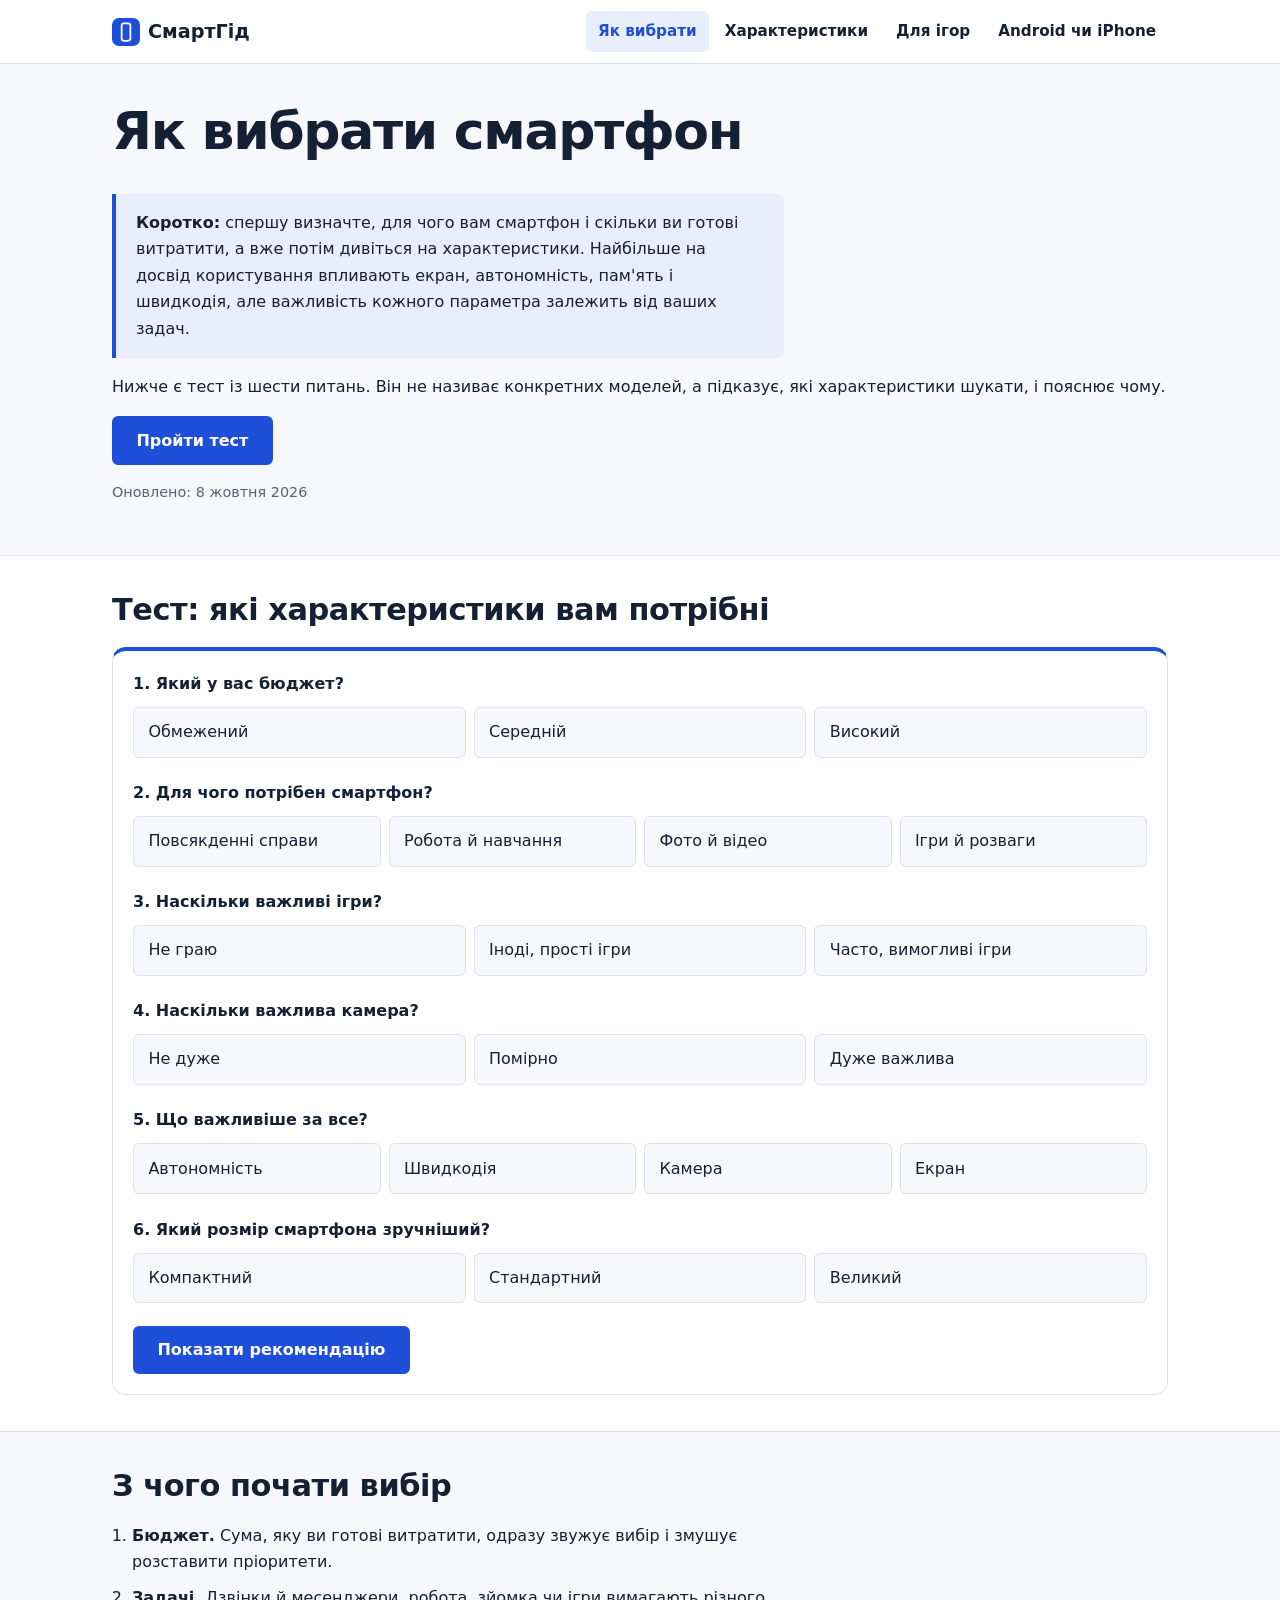
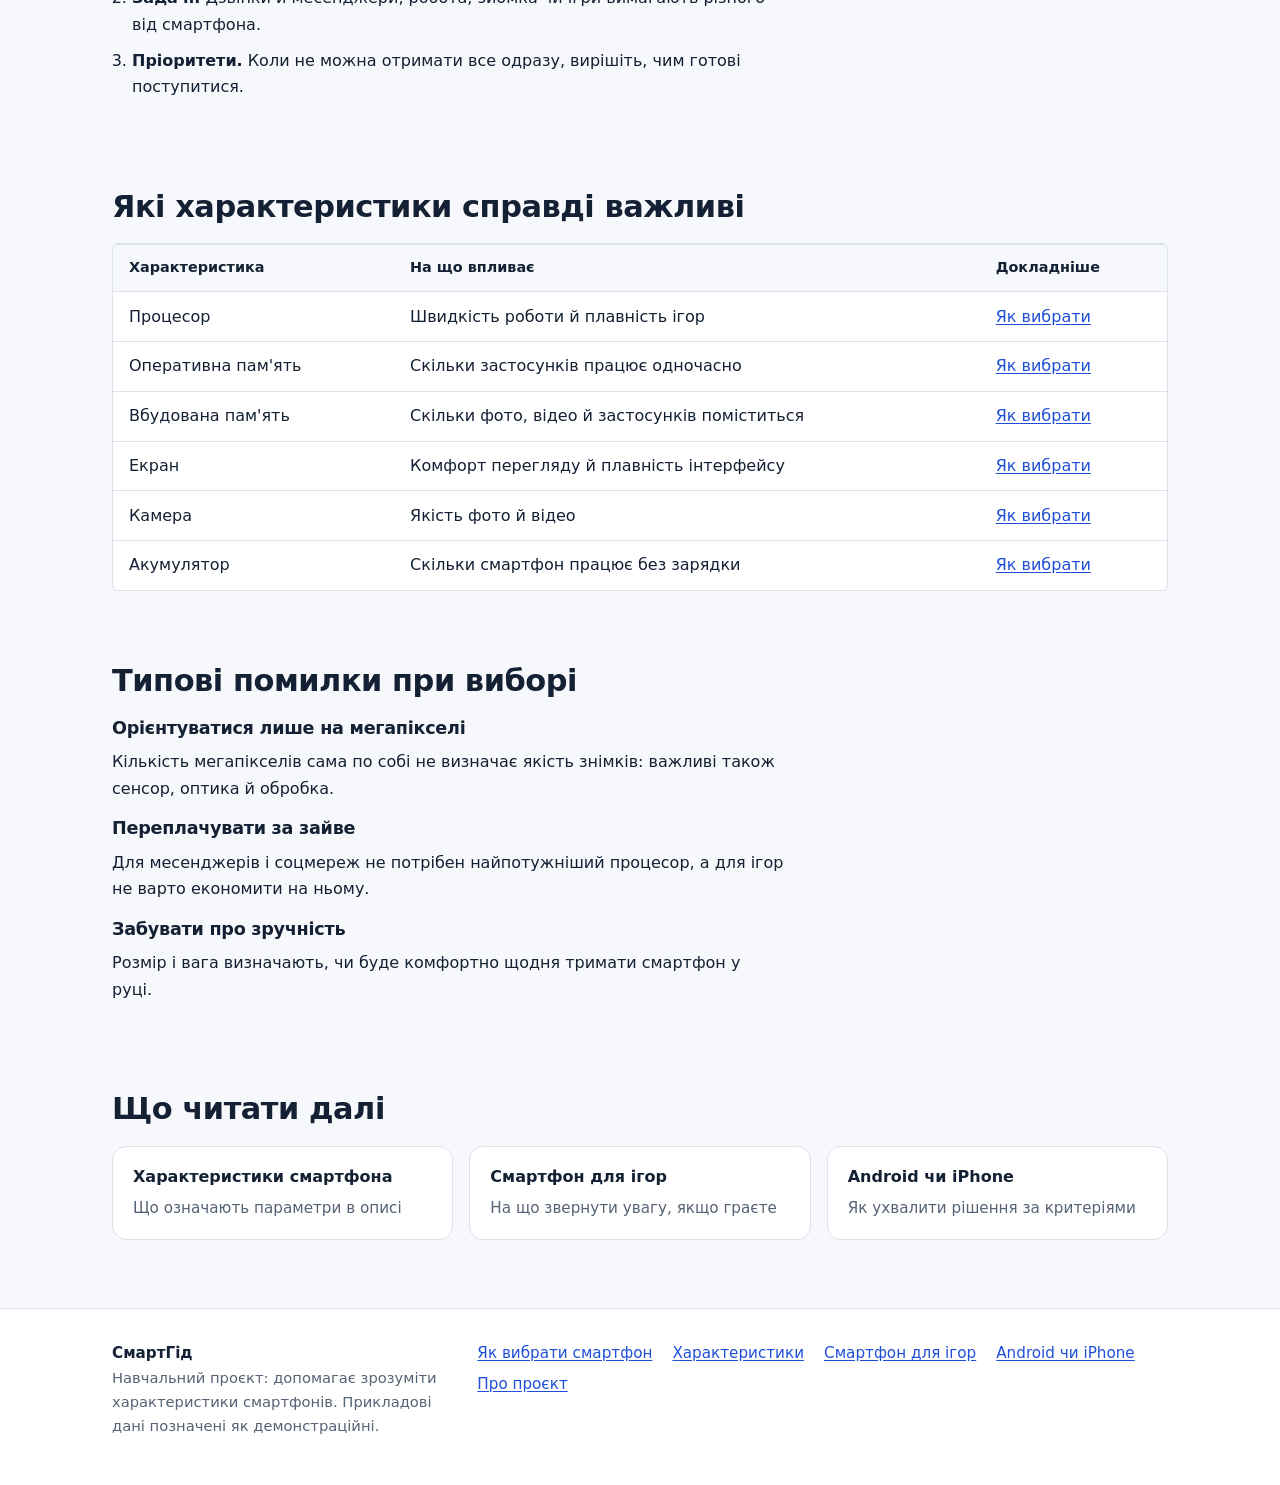
<file: index.html>
<!doctype html>
<html lang="uk">
  <head>
    <meta charset="utf-8" />
    <meta name="viewport" content="width=device-width, initial-scale=1" />
    <title>Як вибрати смартфон: гід і тест | СмартГід</title>
    <meta
      name="description"
      content="Які характеристики смартфона справді потрібні саме вам: короткий гід і тест із поясненнями, чому рекомендовано саме це."
    />
    <link
      rel="canonical"
      href="https://sherhniaga.github.io/smartphone-guide-main/"
    />
    <meta name="theme-color" content="#1f4fd8" />
    <link rel="icon" href="./favicon.svg" type="image/svg+xml" />
    <meta property="og:site_name" content="СмартГід" />
    <meta property="og:locale" content="uk_UA" />
    <meta property="og:type" content="website" />
    <meta property="og:title" content="Як вибрати смартфон: гід і тест" />
    <meta
      property="og:description"
      content="Які характеристики смартфона справді потрібні саме вам: короткий гід і тест із поясненнями, чому рекомендовано саме це."
    />
    <meta
      property="og:url"
      content="https://sherhniaga.github.io/smartphone-guide-main/"
    />
    <meta
      property="og:image"
      content="https://sherhniaga.github.io/smartphone-guide-main/assets/img/og-default.jpg"
    />
    <meta property="og:image:width" content="1200" />
    <meta property="og:image:height" content="630" />
    <meta property="og:image:alt" content="СмартГід: як вибрати смартфон" />
    <meta name="twitter:card" content="summary_large_image" />
    <link rel="stylesheet" href="./assets/css/main.css" />
    <script type="application/ld+json">
      {
        "@context": "https://schema.org",
        "@graph": [
          {
            "@type": "WebSite",
            "@id": "__SITE_URL__/#website",
            "name": "СмартГід",
            "url": "https://sherhniaga.github.io/smartphone-guide-main/",
            "inLanguage": "uk"
          },
          {
            "@type": "Article",
            "mainEntityOfPage": "https://sherhniaga.github.io/smartphone-guide-main/",
            "headline": "Як вибрати смартфон",
            "inLanguage": "uk",
            "image": "https://sherhniaga.github.io/smartphone-guide-main/assets/img/og-default.jpg",
            "datePublished": "2026-10-08T12:00:00+03:00",
            "dateModified": "2026-10-08T12:00:00+03:00",
            "author": { "@type": "Organization", "name": "СмартГід" }
          }
        ]
      }
    </script>
  </head>
  <body>
    <a class="skip" href="#main">Перейти до змісту</a>
    <header class="site-header">
      <div class="wrap">
        <a class="logo" href="./"
          ><img src="./favicon.svg" alt="" width="28" height="28" />СмартГід</a
        >
        <nav class="nav" aria-label="Головне меню">
          <ul>
            <li><a href="./" aria-current="page">Як вибрати</a></li>
            <li><a href="./kharakterystyky/">Характеристики</a></li>
            <li><a href="./ihrovyi-smartfon/">Для ігор</a></li>
            <li><a href="./android-chy-iphone/">Android чи iPhone</a></li>
          </ul>
        </nav>
      </div>
    </header>
    <main id="main">
      <section class="wrap">
        <article>
          <h1>Як вибрати смартфон</h1>
          <div class="answer">
            <p>
              <strong>Коротко:</strong> спершу визначте, для чого вам смартфон і
              скільки ви готові витратити, а вже потім дивіться на
              характеристики. Найбільше на досвід користування впливають екран,
              автономність, пам'ять і швидкодія, але важливість кожного
              параметра залежить від ваших задач.
            </p>
          </div>
          <p class="prose" style="margin-top: 1rem">
            Нижче є тест із шести питань. Він не називає конкретних моделей, а
            підказує, які характеристики шукати, і пояснює чому.
          </p>
          <a class="btn" href="#test">Пройти тест</a>
          <p class="updated" style="margin-top: 1rem">
            Оновлено: <time datetime="2026-10-08">8 жовтня 2026</time>
          </p>
        </article>
      </section>
      <section id="test" class="band">
        <div class="wrap">
          <h2>Тест: які характеристики вам потрібні</h2>
          <form id="quiz" class="quiz">
            <fieldset>
              <legend>1. Який у вас бюджет?</legend>
              <div class="opts">
                <label
                  ><input
                    type="radio"
                    name="budget"
                    value="low"
                    required
                  /><span>Обмежений</span></label
                ><label
                  ><input
                    type="radio"
                    name="budget"
                    value="mid"
                    required
                  /><span>Середній</span></label
                ><label
                  ><input
                    type="radio"
                    name="budget"
                    value="high"
                    required
                  /><span>Високий</span></label
                >
              </div>
            </fieldset>
            <fieldset>
              <legend>2. Для чого потрібен смартфон?</legend>
              <div class="opts">
                <label
                  ><input
                    type="radio"
                    name="purpose"
                    value="daily"
                    required
                  /><span>Повсякденні справи</span></label
                ><label
                  ><input
                    type="radio"
                    name="purpose"
                    value="work"
                    required
                  /><span>Робота й навчання</span></label
                ><label
                  ><input
                    type="radio"
                    name="purpose"
                    value="media"
                    required
                  /><span>Фото й відео</span></label
                ><label
                  ><input
                    type="radio"
                    name="purpose"
                    value="games"
                    required
                  /><span>Ігри й розваги</span></label
                >
              </div>
            </fieldset>
            <fieldset>
              <legend>3. Наскільки важливі ігри?</legend>
              <div class="opts">
                <label
                  ><input type="radio" name="games" value="0" required /><span
                    >Не граю</span
                  ></label
                ><label
                  ><input type="radio" name="games" value="1" required /><span
                    >Іноді, прості ігри</span
                  ></label
                ><label
                  ><input type="radio" name="games" value="2" required /><span
                    >Часто, вимогливі ігри</span
                  ></label
                >
              </div>
            </fieldset>
            <fieldset>
              <legend>4. Наскільки важлива камера?</legend>
              <div class="opts">
                <label
                  ><input type="radio" name="camera" value="0" required /><span
                    >Не дуже</span
                  ></label
                ><label
                  ><input type="radio" name="camera" value="1" required /><span
                    >Помірно</span
                  ></label
                ><label
                  ><input type="radio" name="camera" value="2" required /><span
                    >Дуже важлива</span
                  ></label
                >
              </div>
            </fieldset>
            <fieldset>
              <legend>5. Що важливіше за все?</legend>
              <div class="opts">
                <label
                  ><input
                    type="radio"
                    name="priority"
                    value="autonomy"
                    required
                  /><span>Автономність</span></label
                ><label
                  ><input
                    type="radio"
                    name="priority"
                    value="perf"
                    required
                  /><span>Швидкодія</span></label
                ><label
                  ><input
                    type="radio"
                    name="priority"
                    value="camera"
                    required
                  /><span>Камера</span></label
                ><label
                  ><input
                    type="radio"
                    name="priority"
                    value="screen"
                    required
                  /><span>Екран</span></label
                >
              </div>
            </fieldset>
            <fieldset>
              <legend>6. Який розмір смартфона зручніший?</legend>
              <div class="opts">
                <label
                  ><input type="radio" name="size" value="s" required /><span
                    >Компактний</span
                  ></label
                ><label
                  ><input type="radio" name="size" value="m" required /><span
                    >Стандартний</span
                  ></label
                ><label
                  ><input type="radio" name="size" value="l" required /><span
                    >Великий</span
                  ></label
                >
              </div>
            </fieldset>
            <button class="btn" type="submit">Показати рекомендацію</button>
            <div id="result" aria-live="polite"></div>
          </form>
        </div>
      </section>
      <section class="wrap prose">
        <h2>З чого почати вибір</h2>
        <ol class="steps">
          <li>
            <strong>Бюджет.</strong> Сума, яку ви готові витратити, одразу
            звужує вибір і змушує розставити пріоритети.
          </li>
          <li>
            <strong>Задачі.</strong> Дзвінки й месенджери, робота, зйомка чи
            ігри вимагають різного від смартфона.
          </li>
          <li>
            <strong>Пріоритети.</strong> Коли не можна отримати все одразу,
            вирішіть, чим готові поступитися.
          </li>
        </ol>
      </section>
      <section class="wrap">
        <h2>Які характеристики справді важливі</h2>
        <div class="table-wrap">
          <table>
            <thead>
              <tr>
                <th>Характеристика</th>
                <th>На що впливає</th>
                <th>Докладніше</th>
              </tr>
            </thead>
            <tbody>
              <tr>
                <td>Процесор</td>
                <td>Швидкість роботи й плавність ігор</td>
                <td><a href="./kharakterystyky/protsesor/">Як вибрати</a></td>
              </tr>
              <tr>
                <td>Оперативна пам'ять</td>
                <td>Скільки застосунків працює одночасно</td>
                <td>
                  <a href="./kharakterystyky/operatyvna-pamiat/">Як вибрати</a>
                </td>
              </tr>
              <tr>
                <td>Вбудована пам'ять</td>
                <td>Скільки фото, відео й застосунків поміститься</td>
                <td>
                  <a href="./kharakterystyky/vbudovana-pamiat/">Як вибрати</a>
                </td>
              </tr>
              <tr>
                <td>Екран</td>
                <td>Комфорт перегляду й плавність інтерфейсу</td>
                <td><a href="./kharakterystyky/ekran/">Як вибрати</a></td>
              </tr>
              <tr>
                <td>Камера</td>
                <td>Якість фото й відео</td>
                <td><a href="./kharakterystyky/kamera/">Як вибрати</a></td>
              </tr>
              <tr>
                <td>Акумулятор</td>
                <td>Скільки смартфон працює без зарядки</td>
                <td><a href="./kharakterystyky/akumuliator/">Як вибрати</a></td>
              </tr>
            </tbody>
          </table>
        </div>
      </section>
      <section class="wrap prose">
        <h2>Типові помилки при виборі</h2>
        <h3>Орієнтуватися лише на мегапікселі</h3>
        <p>
          Кількість мегапікселів сама по собі не визначає якість знімків:
          важливі також сенсор, оптика й обробка.
        </p>
        <h3>Переплачувати за зайве</h3>
        <p>
          Для месенджерів і соцмереж не потрібен найпотужніший процесор, а для
          ігор не варто економити на ньому.
        </p>
        <h3>Забувати про зручність</h3>
        <p>
          Розмір і вага визначають, чи буде комфортно щодня тримати смартфон у
          руці.
        </p>
      </section>
      <section class="wrap">
        <h2>Що читати далі</h2>
        <ul class="cards">
          <li>
            <a class="card" href="./kharakterystyky/"
              ><strong>Характеристики смартфона</strong
              ><span>Що означають параметри в описі</span></a
            >
          </li>
          <li>
            <a class="card" href="./ihrovyi-smartfon/"
              ><strong>Смартфон для ігор</strong
              ><span>На що звернути увагу, якщо граєте</span></a
            >
          </li>
          <li>
            <a class="card" href="./android-chy-iphone/"
              ><strong>Android чи iPhone</strong
              ><span>Як ухвалити рішення за критеріями</span></a
            >
          </li>
        </ul>
      </section>
    </main>
    <footer class="site-footer">
      <div class="wrap">
        <div>
          <strong>СмартГід</strong>
          <p class="muted">
            Навчальний проєкт: допомагає зрозуміти характеристики смартфонів.
            Прикладові дані позначені як демонстраційні.
          </p>
        </div>
        <nav aria-label="Розділи сайту">
          <ul>
            <li><a href="./">Як вибрати смартфон</a></li>
            <li><a href="./kharakterystyky/">Характеристики</a></li>
            <li><a href="./ihrovyi-smartfon/">Смартфон для ігор</a></li>
            <li><a href="./android-chy-iphone/">Android чи iPhone</a></li>
            <li><a href="./pro-proiekt/">Про проєкт</a></li>
          </ul>
        </nav>
      </div>
    </footer>
    <script src="./assets/js/quiz.js" defer></script>
  </body>
</html>
</file>
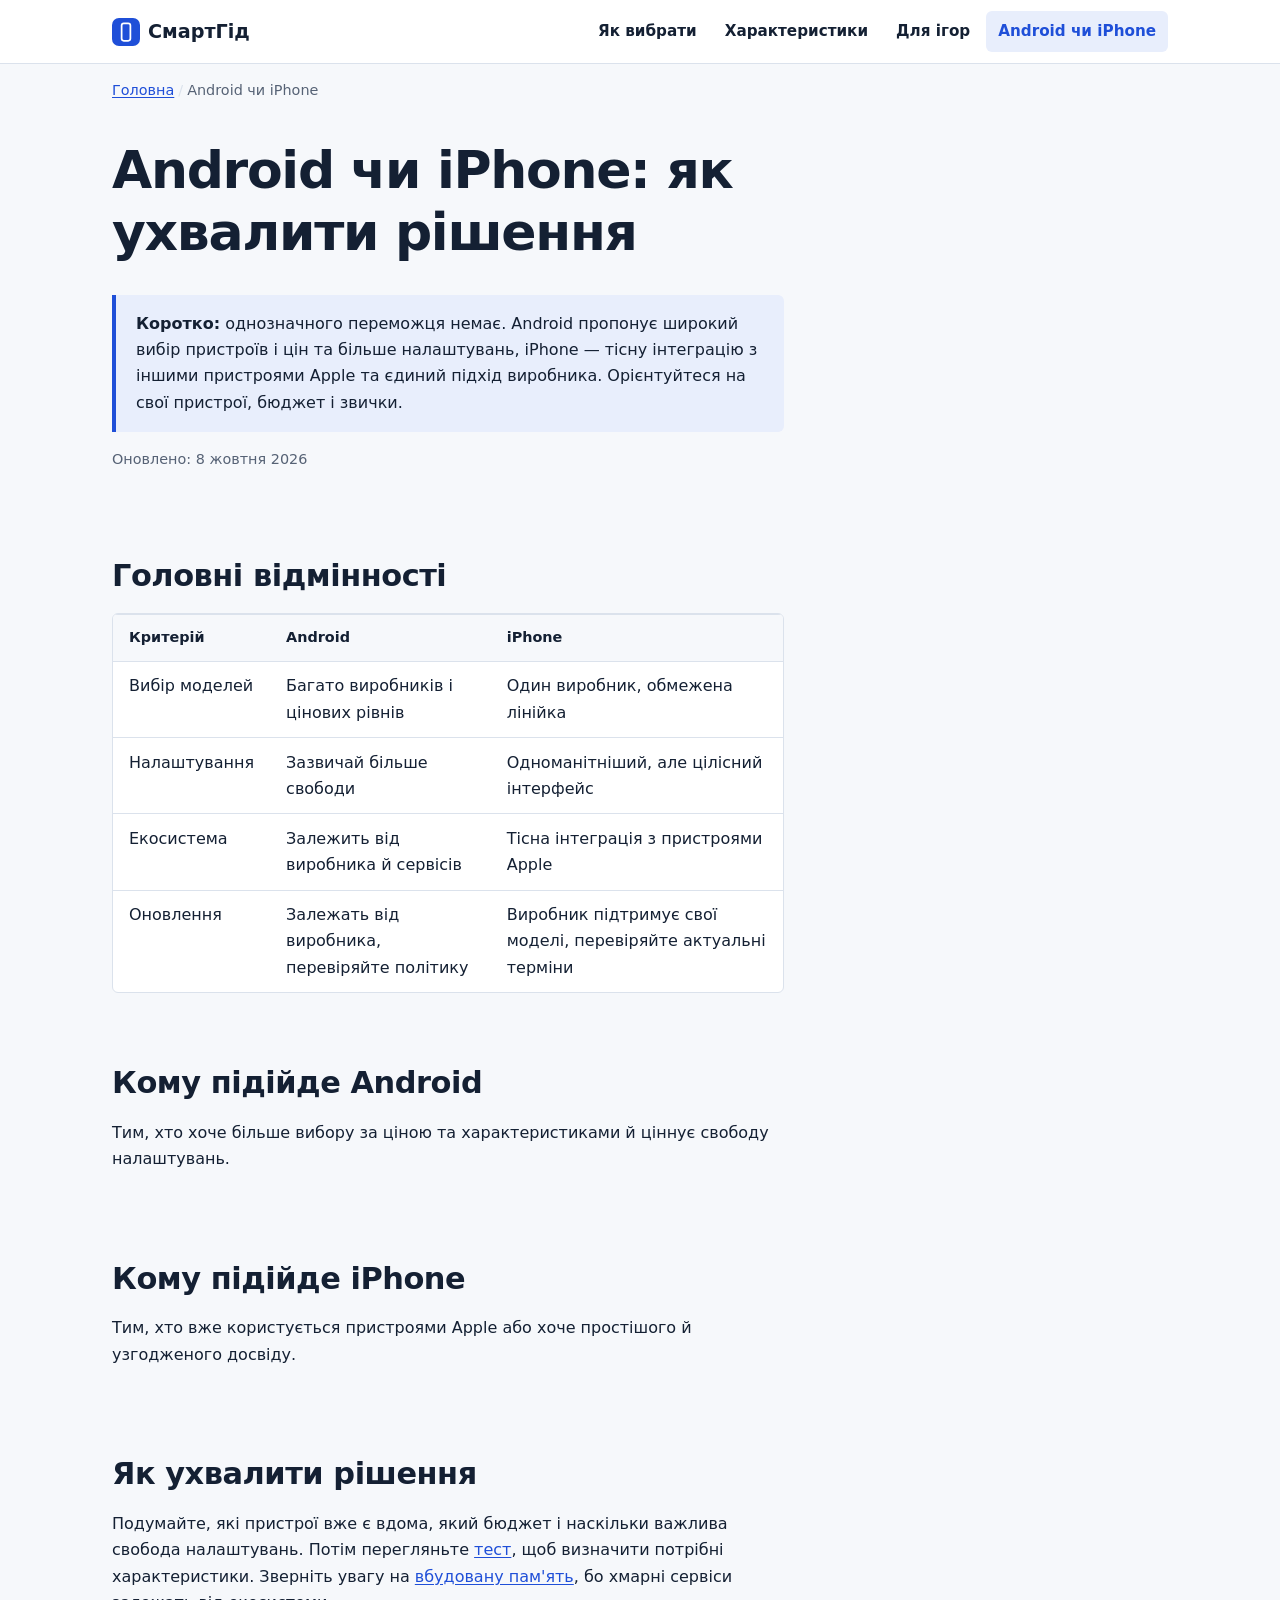
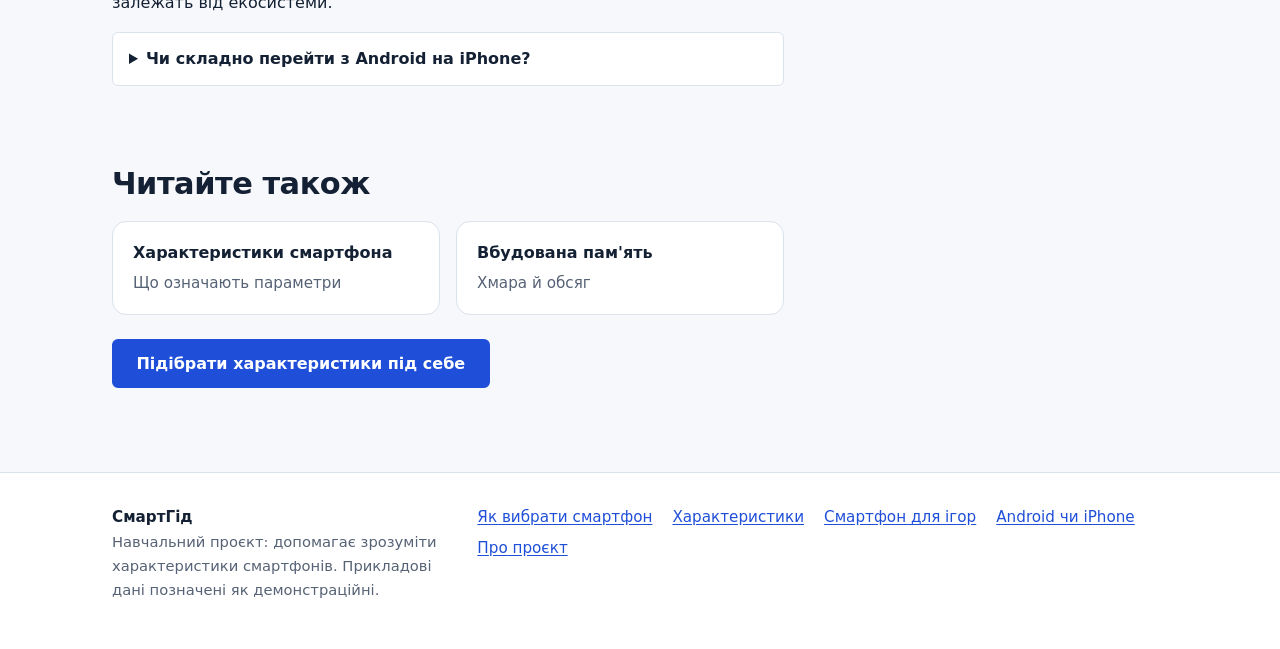
<file: android-chy-iphone/index.html>
<!doctype html>
<html lang="uk">
  <head>
    <meta charset="utf-8" />
    <meta name="viewport" content="width=device-width, initial-scale=1" />
    <title>Android чи iPhone: що вибрати | СмартГід</title>
    <meta
      name="description"
      content="Android чи iPhone: як ухвалити рішення за критеріями — вибір пристроїв, екосистема, оновлення й вартість володіння, без оголошення переможця."
    />
    <link
      rel="canonical"
      href="https://sherhniaga.github.io/smartphone-guide-main/android-chy-iphone/"
    />
    <meta name="theme-color" content="#1f4fd8" />
    <link rel="icon" href="../favicon.svg" type="image/svg+xml" />
    <meta property="og:site_name" content="СмартГід" />
    <meta property="og:locale" content="uk_UA" />
    <meta property="og:type" content="article" />
    <meta property="og:title" content="Android чи iPhone: що вибрати" />
    <meta
      property="og:description"
      content="Android чи iPhone: як ухвалити рішення за критеріями — вибір пристроїв, екосистема, оновлення й вартість володіння, без оголошення переможця."
    />
    <meta
      property="og:url"
      content="https://sherhniaga.github.io/smartphone-guide-main/android-chy-iphone/"
    />
    <meta
      property="og:image"
      content="https://sherhniaga.github.io/smartphone-guide-main/assets/img/og-default.jpg"
    />
    <meta property="og:image:width" content="1200" />
    <meta property="og:image:height" content="630" />
    <meta property="og:image:alt" content="СмартГід: як вибрати смартфон" />
    <meta name="twitter:card" content="summary_large_image" />
    <link rel="stylesheet" href="../assets/css/main.css" />
    <script type="application/ld+json">
      {
        "@context": "https://schema.org",
        "@graph": [
          {
            "@type": "BreadcrumbList",
            "itemListElement": [
              {
                "@type": "ListItem",
                "position": 1,
                "name": "Головна",
                "item": "https://sherhniaga.github.io/smartphone-guide-main/"
              },
              {
                "@type": "ListItem",
                "position": 2,
                "name": "Android чи iPhone"
              }
            ]
          },
          {
            "@type": "Article",
            "mainEntityOfPage": "https://sherhniaga.github.io/smartphone-guide-main/android-chy-iphone/",
            "headline": "Android чи iPhone: як ухвалити рішення",
            "inLanguage": "uk",
            "image": "https://sherhniaga.github.io/smartphone-guide-main/assets/img/og-default.jpg",
            "datePublished": "2026-10-08T12:00:00+03:00",
            "dateModified": "2026-10-08T12:00:00+03:00",
            "author": { "@type": "Organization", "name": "СмартГід" }
          }
        ]
      }
    </script>
  </head>
  <body>
    <a class="skip" href="#main">Перейти до змісту</a>
    <header class="site-header">
      <div class="wrap">
        <a class="logo" href="../"
          ><img src="../favicon.svg" alt="" width="28" height="28" />СмартГід</a
        >
        <nav class="nav" aria-label="Головне меню">
          <ul>
            <li><a href="../">Як вибрати</a></li>
            <li><a href="../kharakterystyky/">Характеристики</a></li>
            <li><a href="../ihrovyi-smartfon/">Для ігор</a></li>
            <li>
              <a href="../android-chy-iphone/" aria-current="page"
                >Android чи iPhone</a
              >
            </li>
          </ul>
        </nav>
      </div>
    </header>
    <nav class="crumbs wrap" aria-label="Хлібні крихти">
      <ol>
        <li><a href="../">Головна</a></li>
        <li aria-current="page">Android чи iPhone</li>
      </ol>
    </nav>
    <main id="main">
      <article class="wrap prose">
        <section>
          <h1>Android чи iPhone: як ухвалити рішення</h1>
          <div class="answer">
            <p>
              <strong>Коротко:</strong> однозначного переможця немає. Android
              пропонує широкий вибір пристроїв і цін та більше налаштувань,
              iPhone — тісну інтеграцію з іншими пристроями Apple та єдиний
              підхід виробника. Орієнтуйтеся на свої пристрої, бюджет і звички.
            </p>
          </div>
          <p class="updated" style="margin-top: 1rem">
            Оновлено: <time datetime="2026-10-08">8 жовтня 2026</time>
          </p>
        </section>
        <section>
          <h2>Головні відмінності</h2>
          <div class="table-wrap">
            <table>
              <thead>
                <tr>
                  <th>Критерій</th>
                  <th>Android</th>
                  <th>iPhone</th>
                </tr>
              </thead>
              <tbody>
                <tr>
                  <td>Вибір моделей</td>
                  <td>Багато виробників і цінових рівнів</td>
                  <td>Один виробник, обмежена лінійка</td>
                </tr>
                <tr>
                  <td>Налаштування</td>
                  <td>Зазвичай більше свободи</td>
                  <td>Одноманітніший, але цілісний інтерфейс</td>
                </tr>
                <tr>
                  <td>Екосистема</td>
                  <td>Залежить від виробника й сервісів</td>
                  <td>Тісна інтеграція з пристроями Apple</td>
                </tr>
                <tr>
                  <td>Оновлення</td>
                  <td>Залежать від виробника, перевіряйте політику</td>
                  <td>
                    Виробник підтримує свої моделі, перевіряйте актуальні
                    терміни
                  </td>
                </tr>
              </tbody>
            </table>
          </div>
        </section>
        <section>
          <h2>Кому підійде Android</h2>
          <p>
            Тим, хто хоче більше вибору за ціною та характеристиками й ціннує
            свободу налаштувань.
          </p>
        </section>
        <section>
          <h2>Кому підійде iPhone</h2>
          <p>
            Тим, хто вже користується пристроями Apple або хоче простішого й
            узгодженого досвіду.
          </p>
        </section>
        <section>
          <h2>Як ухвалити рішення</h2>
          <p>
            Подумайте, які пристрої вже є вдома, який бюджет і наскільки важлива
            свобода налаштувань. Потім перегляньте <a href="../#test">тест</a>,
            щоб визначити потрібні характеристики. Зверніть увагу на
            <a href="../kharakterystyky/vbudovana-pamiat/">вбудовану пам'ять</a
            >, бо хмарні сервіси залежать від екосистеми.
          </p>
          <details class="faq">
            <summary>Чи складно перейти з Android на iPhone?</summary>
            <div>
              <p>
                Зазвичай ні, але перенесення даних і застосунків потребує часу.
                Перевірте, чи доступні ваші застосунки.
              </p>
            </div>
          </details>
        </section>
        <section>
          <h2>Читайте також</h2>
          <ul class="cards">
            <li>
              <a class="card" href="../kharakterystyky/"
                ><strong>Характеристики смартфона</strong
                ><span>Що означають параметри</span></a
              >
            </li>
            <li>
              <a class="card" href="../kharakterystyky/vbudovana-pamiat/"
                ><strong>Вбудована пам'ять</strong><span>Хмара й обсяг</span></a
              >
            </li>
          </ul>
          <p style="margin-top: 1.5rem">
            <a class="btn" href="../#test">Підібрати характеристики під себе</a>
          </p>
        </section>
      </article>
    </main>
    <footer class="site-footer">
      <div class="wrap">
        <div>
          <strong>СмартГід</strong>
          <p class="muted">
            Навчальний проєкт: допомагає зрозуміти характеристики смартфонів.
            Прикладові дані позначені як демонстраційні.
          </p>
        </div>
        <nav aria-label="Розділи сайту">
          <ul>
            <li><a href="../">Як вибрати смартфон</a></li>
            <li><a href="../kharakterystyky/">Характеристики</a></li>
            <li><a href="../ihrovyi-smartfon/">Смартфон для ігор</a></li>
            <li><a href="../android-chy-iphone/">Android чи iPhone</a></li>
            <li><a href="../pro-proiekt/">Про проєкт</a></li>
          </ul>
        </nav>
      </div>
    </footer>
  </body>
</html>
</file>
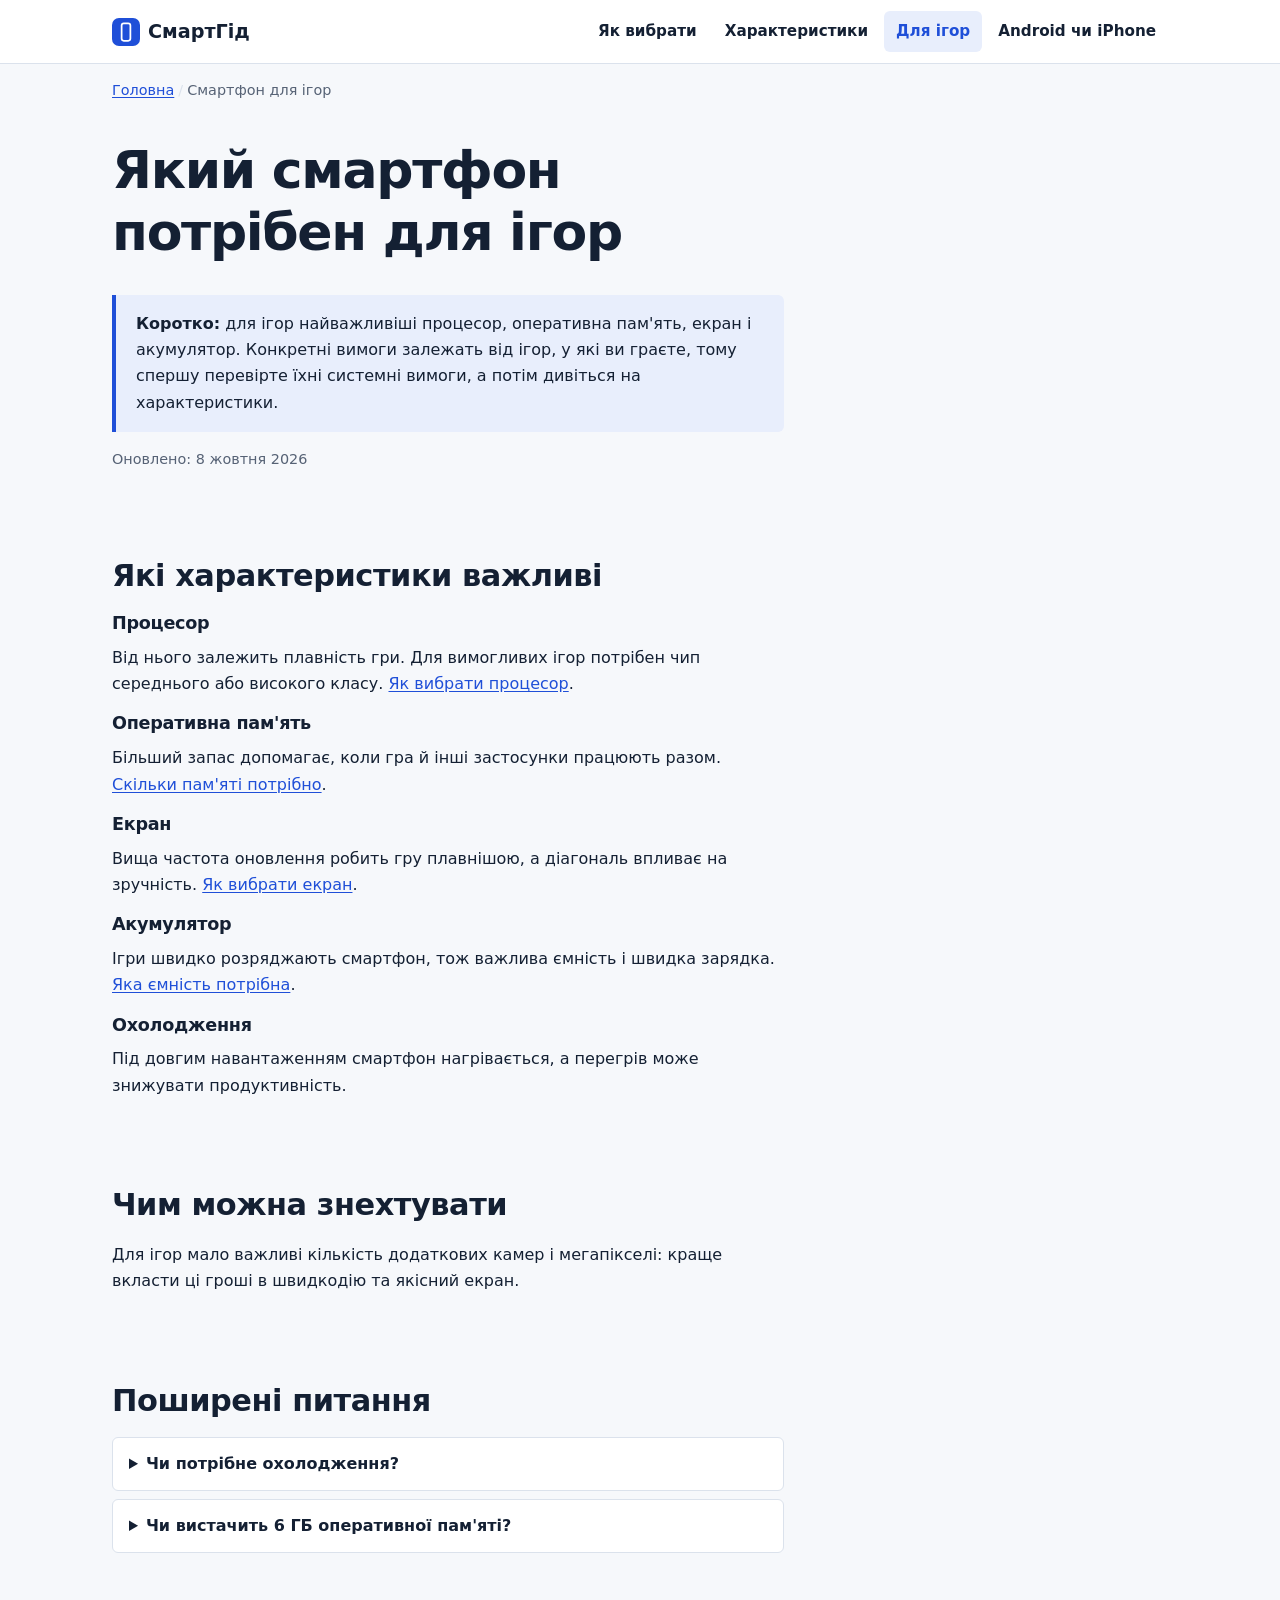
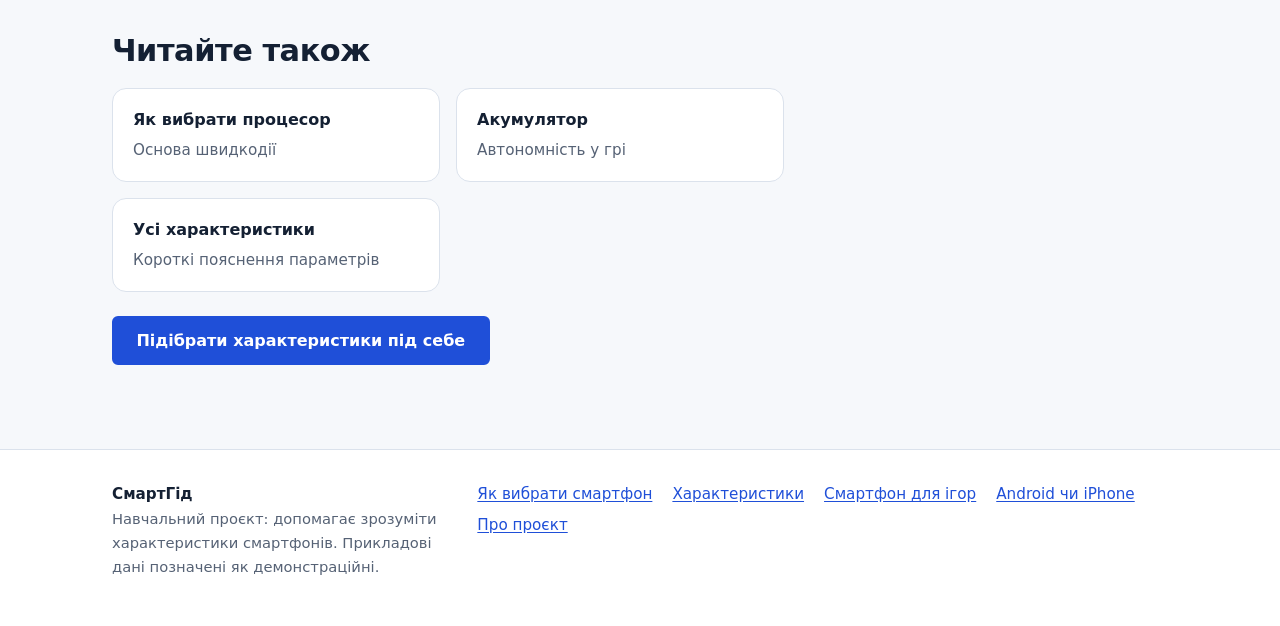
<file: ihrovyi-smartfon/index.html>
<!doctype html>
<html lang="uk">
  <head>
    <meta charset="utf-8" />
    <meta name="viewport" content="width=device-width, initial-scale=1" />
    <title>Смартфон для ігор: на що звернути увагу | СмартГід</title>
    <meta
      name="description"
      content="Який смартфон потрібен для ігор: які характеристики справді впливають на плавність, що можна не переплачувати і як не потрапити в типові пастки."
    />
    <link
      rel="canonical"
      href="https://sherhniaga.github.io/smartphone-guide-main/ihrovyi-smartfon/"
    />
    <meta name="theme-color" content="#1f4fd8" />
    <link rel="icon" href="../favicon.svg" type="image/svg+xml" />
    <meta property="og:site_name" content="СмартГід" />
    <meta property="og:locale" content="uk_UA" />
    <meta property="og:type" content="article" />
    <meta
      property="og:title"
      content="Смартфон для ігор: на що звернути увагу"
    />
    <meta
      property="og:description"
      content="Який смартфон потрібен для ігор: які характеристики справді впливають на плавність, що можна не переплачувати і як не потрапити в типові пастки."
    />
    <meta
      property="og:url"
      content="https://sherhniaga.github.io/smartphone-guide-main/ihrovyi-smartfon/"
    />
    <meta
      property="og:image"
      content="https://sherhniaga.github.io/smartphone-guide-main/assets/img/og-default.jpg"
    />
    <meta property="og:image:width" content="1200" />
    <meta property="og:image:height" content="630" />
    <meta property="og:image:alt" content="СмартГід: як вибрати смартфон" />
    <meta name="twitter:card" content="summary_large_image" />
    <link rel="stylesheet" href="../assets/css/main.css" />
    <script type="application/ld+json">
      {
        "@context": "https://schema.org",
        "@graph": [
          {
            "@type": "BreadcrumbList",
            "itemListElement": [
              {
                "@type": "ListItem",
                "position": 1,
                "name": "Головна",
                "item": "https://sherhniaga.github.io/smartphone-guide-main/"
              },
              {
                "@type": "ListItem",
                "position": 2,
                "name": "Смартфон для ігор"
              }
            ]
          },
          {
            "@type": "Article",
            "mainEntityOfPage": "https://sherhniaga.github.io/smartphone-guide-main/ihrovyi-smartfon/",
            "headline": "Який смартфон потрібен для ігор",
            "inLanguage": "uk",
            "image": "https://sherhniaga.github.io/smartphone-guide-main/assets/img/og-default.jpg",
            "datePublished": "2026-10-08T12:00:00+03:00",
            "dateModified": "2026-10-08T12:00:00+03:00",
            "author": { "@type": "Organization", "name": "СмартГід" }
          }
        ]
      }
    </script>
  </head>
  <body>
    <a class="skip" href="#main">Перейти до змісту</a>
    <header class="site-header">
      <div class="wrap">
        <a class="logo" href="../"
          ><img src="../favicon.svg" alt="" width="28" height="28" />СмартГід</a
        >
        <nav class="nav" aria-label="Головне меню">
          <ul>
            <li><a href="../">Як вибрати</a></li>
            <li><a href="../kharakterystyky/">Характеристики</a></li>
            <li>
              <a href="../ihrovyi-smartfon/" aria-current="page">Для ігор</a>
            </li>
            <li><a href="../android-chy-iphone/">Android чи iPhone</a></li>
          </ul>
        </nav>
      </div>
    </header>
    <nav class="crumbs wrap" aria-label="Хлібні крихти">
      <ol>
        <li><a href="../">Головна</a></li>
        <li aria-current="page">Смартфон для ігор</li>
      </ol>
    </nav>
    <main id="main">
      <article class="wrap prose">
        <section>
          <h1>Який смартфон потрібен для ігор</h1>
          <div class="answer">
            <p>
              <strong>Коротко:</strong> для ігор найважливіші процесор,
              оперативна пам'ять, екран і акумулятор. Конкретні вимоги залежать
              від ігор, у які ви граєте, тому спершу перевірте їхні системні
              вимоги, а потім дивіться на характеристики.
            </p>
          </div>
          <p class="updated" style="margin-top: 1rem">
            Оновлено: <time datetime="2026-10-08">8 жовтня 2026</time>
          </p>
        </section>
        <section>
          <h2>Які характеристики важливі</h2>
          <h3>Процесор</h3>
          <p>
            Від нього залежить плавність гри. Для вимогливих ігор потрібен чип
            середнього або високого класу.
            <a href="../kharakterystyky/protsesor/">Як вибрати процесор</a>.
          </p>
          <h3>Оперативна пам'ять</h3>
          <p>
            Більший запас допомагає, коли гра й інші застосунки працюють разом.
            <a href="../kharakterystyky/operatyvna-pamiat/"
              >Скільки пам'яті потрібно</a
            >.
          </p>
          <h3>Екран</h3>
          <p>
            Вища частота оновлення робить гру плавнішою, а діагональ впливає на
            зручність. <a href="../kharakterystyky/ekran/">Як вибрати екран</a>.
          </p>
          <h3>Акумулятор</h3>
          <p>
            Ігри швидко розряджають смартфон, тож важлива ємність і швидка
            зарядка.
            <a href="../kharakterystyky/akumuliator/">Яка ємність потрібна</a>.
          </p>
          <h3>Охолодження</h3>
          <p>
            Під довгим навантаженням смартфон нагрівається, а перегрів може
            знижувати продуктивність.
          </p>
        </section>
        <section>
          <h2>Чим можна знехтувати</h2>
          <p>
            Для ігор мало важливі кількість додаткових камер і мегапікселі:
            краще вкласти ці гроші в швидкодію та якісний екран.
          </p>
        </section>
        <section>
          <h2>Поширені питання</h2>
          <details class="faq">
            <summary>Чи потрібне охолодження?</summary>
            <div>
              <p>
                Для коротких ігор зазвичай ні, а для тривалих ігор з високим
                навантаженням чим краще відведення тепла, тим стабільніша
                продуктивність.
              </p>
            </div>
          </details>
          <details class="faq">
            <summary>Чи вистачить 6 ГБ оперативної пам'яті?</summary>
            <div>
              <p>
                Це залежить від гри. Перевірте її вимоги й відгуки та врахуйте
                запас на майбутнє.
              </p>
            </div>
          </details>
        </section>
        <section>
          <h2>Читайте також</h2>
          <ul class="cards">
            <li>
              <a class="card" href="../kharakterystyky/protsesor/"
                ><strong>Як вибрати процесор</strong
                ><span>Основа швидкодії</span></a
              >
            </li>
            <li>
              <a class="card" href="../kharakterystyky/akumuliator/"
                ><strong>Акумулятор</strong><span>Автономність у грі</span></a
              >
            </li>
            <li>
              <a class="card" href="../kharakterystyky/"
                ><strong>Усі характеристики</strong
                ><span>Короткі пояснення параметрів</span></a
              >
            </li>
          </ul>
          <p style="margin-top: 1.5rem">
            <a class="btn" href="../#test">Підібрати характеристики під себе</a>
          </p>
        </section>
      </article>
    </main>
    <footer class="site-footer">
      <div class="wrap">
        <div>
          <strong>СмартГід</strong>
          <p class="muted">
            Навчальний проєкт: допомагає зрозуміти характеристики смартфонів.
            Прикладові дані позначені як демонстраційні.
          </p>
        </div>
        <nav aria-label="Розділи сайту">
          <ul>
            <li><a href="../">Як вибрати смартфон</a></li>
            <li><a href="../kharakterystyky/">Характеристики</a></li>
            <li><a href="../ihrovyi-smartfon/">Смартфон для ігор</a></li>
            <li><a href="../android-chy-iphone/">Android чи iPhone</a></li>
            <li><a href="../pro-proiekt/">Про проєкт</a></li>
          </ul>
        </nav>
      </div>
    </footer>
  </body>
</html>
</file>
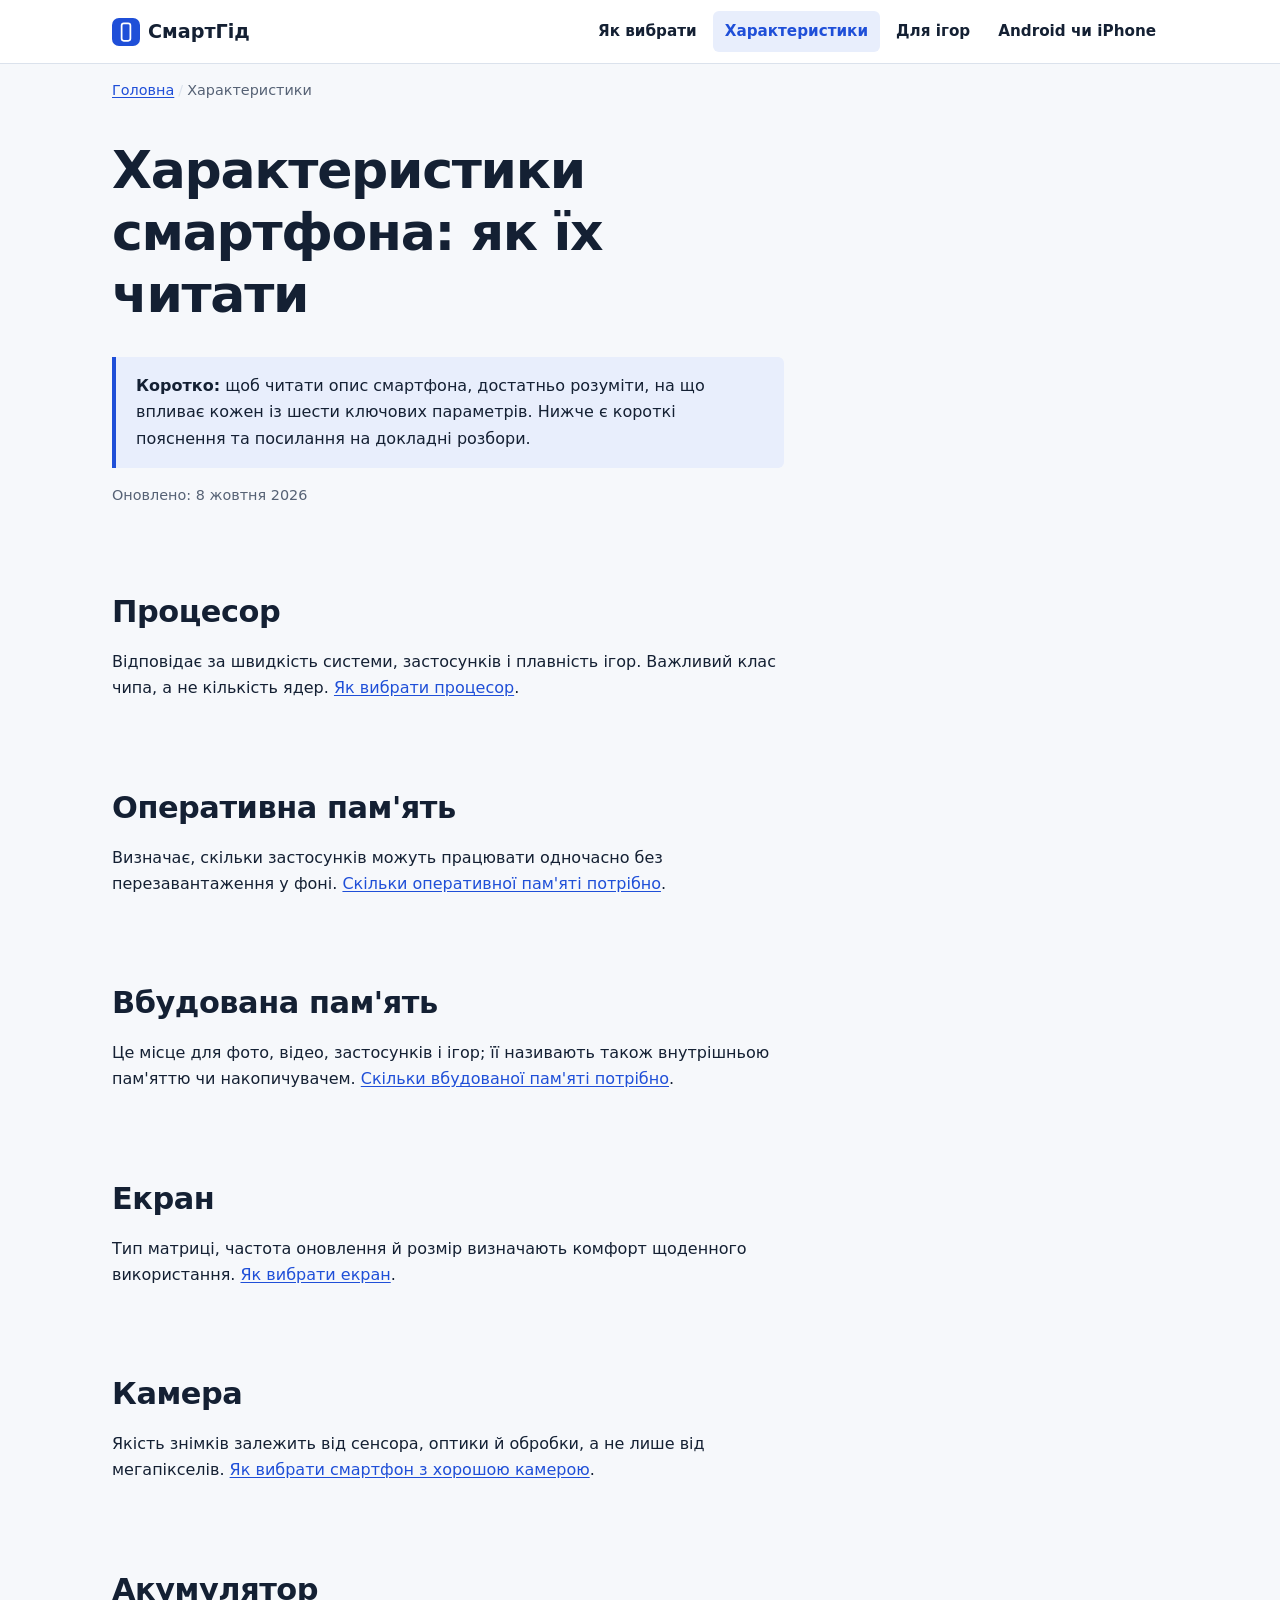
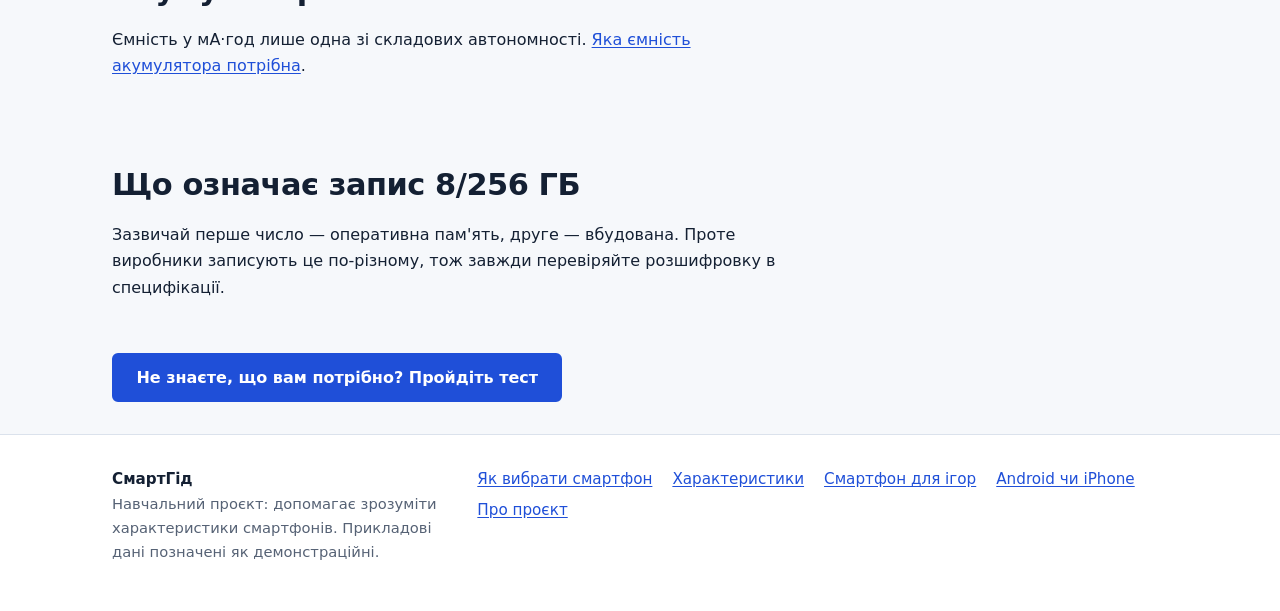
<file: kharakterystyky/index.html>
<!doctype html>
<html lang="uk">
  <head>
    <meta charset="utf-8" />
    <meta name="viewport" content="width=device-width, initial-scale=1" />
    <title>Характеристики смартфона: що вони означають | СмартГід</title>
    <meta
      name="description"
      content="Короткі пояснення головних характеристик смартфона: процесор, пам'ять, екран, камера, акумулятор і те, на що кожна з них впливає."
    />
    <link
      rel="canonical"
      href="https://sherhniaga.github.io/smartphone-guide-main/kharakterystyky/"
    />
    <meta name="theme-color" content="#1f4fd8" />
    <link rel="icon" href="../favicon.svg" type="image/svg+xml" />
    <meta property="og:site_name" content="СмартГід" />
    <meta property="og:locale" content="uk_UA" />
    <meta property="og:type" content="website" />
    <meta
      property="og:title"
      content="Характеристики смартфона: що вони означають"
    />
    <meta
      property="og:description"
      content="Короткі пояснення головних характеристик смартфона: процесор, пам'ять, екран, камера, акумулятор і те, на що кожна з них впливає."
    />
    <meta
      property="og:url"
      content="https://sherhniaga.github.io/smartphone-guide-main/kharakterystyky/"
    />
    <meta
      property="og:image"
      content="https://sherhniaga.github.io/smartphone-guide-main/assets/img/og-default.jpg"
    />
    <meta property="og:image:width" content="1200" />
    <meta property="og:image:height" content="630" />
    <meta property="og:image:alt" content="СмартГід: як вибрати смартфон" />
    <meta name="twitter:card" content="summary_large_image" />
    <link rel="stylesheet" href="../assets/css/main.css" />
    <script type="application/ld+json">
      {
        "@context": "https://schema.org",
        "@graph": [
          {
            "@type": "BreadcrumbList",
            "itemListElement": [
              {
                "@type": "ListItem",
                "position": 1,
                "name": "Головна",
                "item": "https://sherhniaga.github.io/smartphone-guide-main/"
              },
              { "@type": "ListItem", "position": 2, "name": "Характеристики" }
            ]
          }
        ]
      }
    </script>
  </head>
  <body>
    <a class="skip" href="#main">Перейти до змісту</a>
    <header class="site-header">
      <div class="wrap">
        <a class="logo" href="../"
          ><img src="../favicon.svg" alt="" width="28" height="28" />СмартГід</a
        >
        <nav class="nav" aria-label="Головне меню">
          <ul>
            <li><a href="../">Як вибрати</a></li>
            <li>
              <a href="../kharakterystyky/" aria-current="page"
                >Характеристики</a
              >
            </li>
            <li><a href="../ihrovyi-smartfon/">Для ігор</a></li>
            <li><a href="../android-chy-iphone/">Android чи iPhone</a></li>
          </ul>
        </nav>
      </div>
    </header>
    <nav class="crumbs wrap" aria-label="Хлібні крихти">
      <ol>
        <li><a href="../">Головна</a></li>
        <li aria-current="page">Характеристики</li>
      </ol>
    </nav>
    <main id="main">
      <article class="wrap prose">
        <section>
          <h1>Характеристики смартфона: як їх читати</h1>
          <div class="answer">
            <p>
              <strong>Коротко:</strong> щоб читати опис смартфона, достатньо
              розуміти, на що впливає кожен із шести ключових параметрів. Нижче
              є короткі пояснення та посилання на докладні розбори.
            </p>
          </div>
          <p class="updated" style="margin-top: 1rem">
            Оновлено: <time datetime="2026-10-08">8 жовтня 2026</time>
          </p>
        </section>
        <section>
          <h2>Процесор</h2>
          <p>
            Відповідає за швидкість системи, застосунків і плавність ігор.
            Важливий клас чипа, а не кількість ядер.
            <a href="../kharakterystyky/protsesor/">Як вибрати процесор</a>.
          </p>
        </section>
        <section>
          <h2>Оперативна пам'ять</h2>
          <p>
            Визначає, скільки застосунків можуть працювати одночасно без
            перезавантаження у фоні.
            <a href="../kharakterystyky/operatyvna-pamiat/"
              >Скільки оперативної пам'яті потрібно</a
            >.
          </p>
        </section>
        <section>
          <h2>Вбудована пам'ять</h2>
          <p>
            Це місце для фото, відео, застосунків і ігор; її називають також
            внутрішньою пам'яттю чи накопичувачем.
            <a href="../kharakterystyky/vbudovana-pamiat/"
              >Скільки вбудованої пам'яті потрібно</a
            >.
          </p>
        </section>
        <section>
          <h2>Екран</h2>
          <p>
            Тип матриці, частота оновлення й розмір визначають комфорт щоденного
            використання.
            <a href="../kharakterystyky/ekran/">Як вибрати екран</a>.
          </p>
        </section>
        <section>
          <h2>Камера</h2>
          <p>
            Якість знімків залежить від сенсора, оптики й обробки, а не лише від
            мегапікселів.
            <a href="../kharakterystyky/kamera/"
              >Як вибрати смартфон з хорошою камерою</a
            >.
          </p>
        </section>
        <section>
          <h2>Акумулятор</h2>
          <p>
            Ємність у мА·год лише одна зі складових автономності.
            <a href="../kharakterystyky/akumuliator/"
              >Яка ємність акумулятора потрібна</a
            >.
          </p>
        </section>
        <section>
          <h2>Що означає запис 8/256 ГБ</h2>
          <p>
            Зазвичай перше число — оперативна пам'ять, друге — вбудована. Проте
            виробники записують це по-різному, тож завжди перевіряйте
            розшифровку в специфікації.
          </p>
        </section>
        <p>
          <a class="btn" href="../#test"
            >Не знаєте, що вам потрібно? Пройдіть тест</a
          >
        </p>
      </article>
    </main>
    <footer class="site-footer">
      <div class="wrap">
        <div>
          <strong>СмартГід</strong>
          <p class="muted">
            Навчальний проєкт: допомагає зрозуміти характеристики смартфонів.
            Прикладові дані позначені як демонстраційні.
          </p>
        </div>
        <nav aria-label="Розділи сайту">
          <ul>
            <li><a href="../">Як вибрати смартфон</a></li>
            <li><a href="../kharakterystyky/">Характеристики</a></li>
            <li><a href="../ihrovyi-smartfon/">Смартфон для ігор</a></li>
            <li><a href="../android-chy-iphone/">Android чи iPhone</a></li>
            <li><a href="../pro-proiekt/">Про проєкт</a></li>
          </ul>
        </nav>
      </div>
    </footer>
  </body>
</html>
</file>
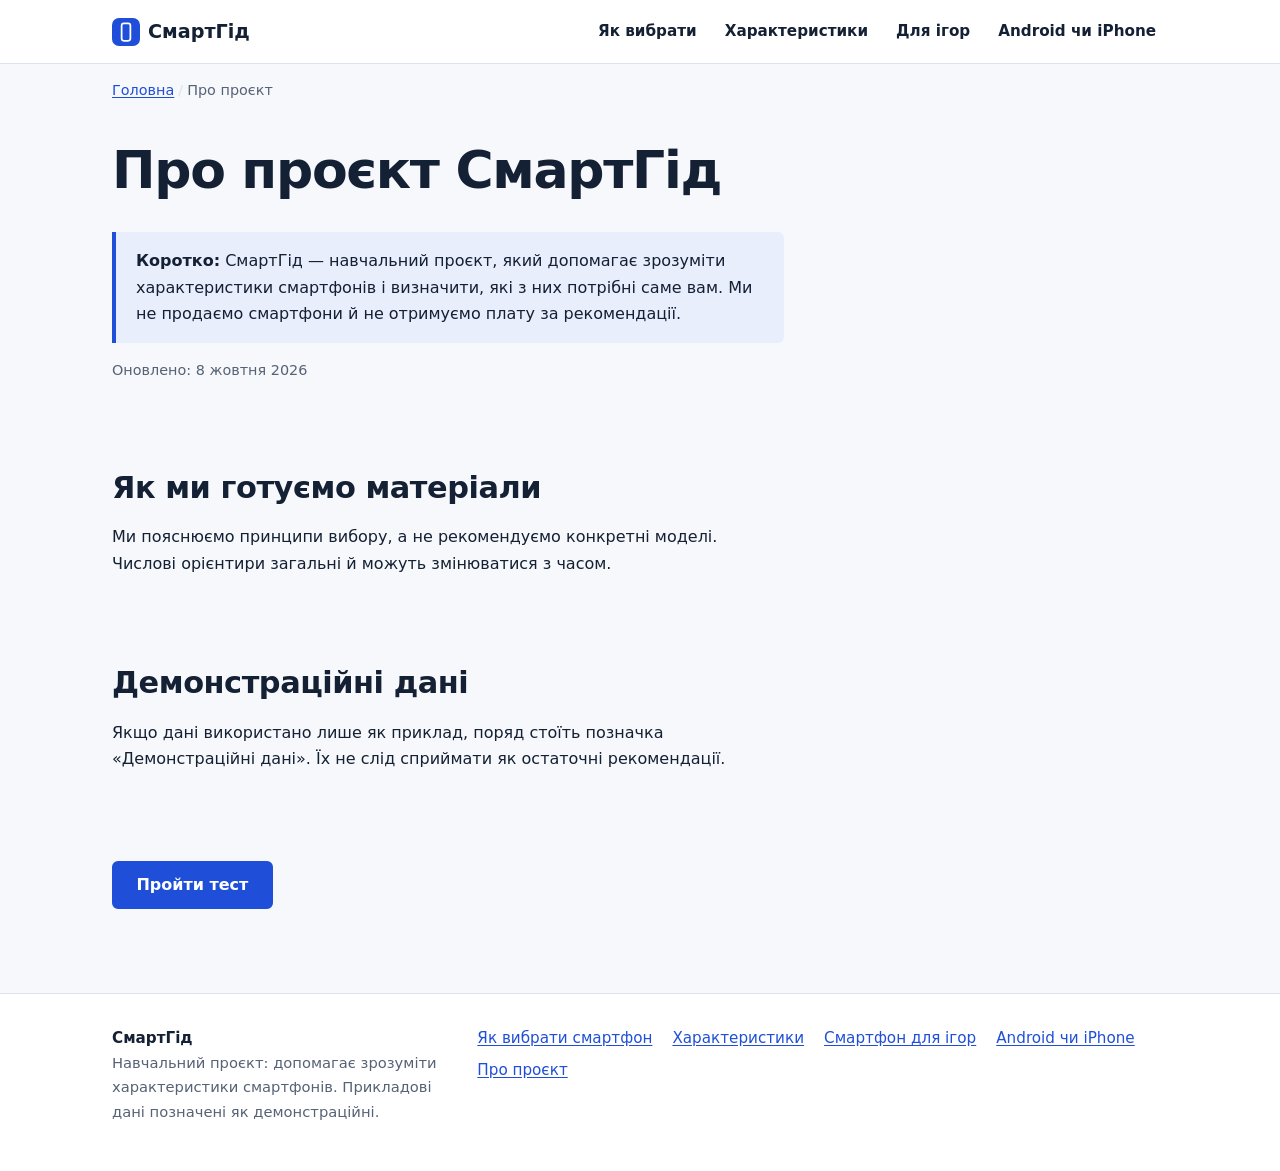
<file: pro-proiekt/index.html>
<!doctype html>
<html lang="uk">
<head>
<meta charset="utf-8">
<meta name="viewport" content="width=device-width, initial-scale=1">
<title>Про проєкт СмартГід | СмартГід</title>
<meta name="description" content="СмартГід — навчальний проєкт про вибір смартфона: як ми готуємо матеріали, що таке демонстраційні дані і як із нами зв'язатися.">
<link rel="canonical" href="__SITE_URL__/pro-proiekt/">
<meta name="theme-color" content="#1f4fd8">
<link rel="icon" href="../favicon.svg" type="image/svg+xml">
<meta property="og:site_name" content="СмартГід">
<meta property="og:locale" content="uk_UA">
<meta property="og:type" content="website">
<meta property="og:title" content="Про проєкт СмартГід">
<meta property="og:description" content="СмартГід — навчальний проєкт про вибір смартфона: як ми готуємо матеріали, що таке демонстраційні дані і як із нами зв'язатися.">
<meta property="og:url" content="__SITE_URL__/pro-proiekt/">
<meta property="og:image" content="__SITE_URL__/assets/img/og-default.jpg">
<meta property="og:image:width" content="1200">
<meta property="og:image:height" content="630">
<meta property="og:image:alt" content="СмартГід: як вибрати смартфон">
<meta name="twitter:card" content="summary_large_image">
<link rel="stylesheet" href="../assets/css/main.css">
<script type="application/ld+json">{"@context": "https://schema.org", "@graph": [{"@type": "BreadcrumbList", "itemListElement": [{"@type": "ListItem", "position": 1, "name": "Головна", "item": "__SITE_URL__/"}, {"@type": "ListItem", "position": 2, "name": "Про проєкт"}]}]}</script>
</head>
<body>
<a class="skip" href="#main">Перейти до змісту</a>
<header class="site-header"><div class="wrap">
<a class="logo" href="../"><img src="../favicon.svg" alt="" width="28" height="28">СмартГід</a>
<nav class="nav" aria-label="Головне меню"><ul><li><a href="../">Як вибрати</a></li><li><a href="../kharakterystyky/">Характеристики</a></li><li><a href="../ihrovyi-smartfon/">Для ігор</a></li><li><a href="../android-chy-iphone/">Android чи iPhone</a></li></ul></nav>
</div></header>
<nav class="crumbs wrap" aria-label="Хлібні крихти"><ol><li><a href="../">Головна</a></li><li aria-current="page">Про проєкт</li></ol></nav>
<main id="main"><article class="wrap prose">
<section><h1>Про проєкт СмартГід</h1>
<div class="answer"><p><strong>Коротко:</strong> СмартГід — навчальний проєкт, який допомагає зрозуміти характеристики смартфонів і визначити, які з них потрібні саме вам. Ми не продаємо смартфони й не отримуємо плату за рекомендації.</p></div>
<p class="updated" style="margin-top:1rem">Оновлено: <time datetime="2026-10-08">8 жовтня 2026</time></p>
</section>
<section><h2>Як ми готуємо матеріали</h2>
<p>Ми пояснюємо принципи вибору, а не рекомендуємо конкретні моделі. Числові орієнтири загальні й можуть змінюватися з часом.</p></section>
<section><h2>Демонстраційні дані</h2>
<p>Якщо дані використано лише як приклад, поряд стоїть позначка «Демонстраційні дані». Їх не слід сприймати як остаточні рекомендації.</p></section>
<section>
<p><a class="btn" href="../#test">Пройти тест</a></p></section>
</article></main>
<footer class="site-footer"><div class="wrap">
<div><strong>СмартГід</strong><p class="muted">Навчальний проєкт: допомагає зрозуміти характеристики смартфонів. Прикладові дані позначені як демонстраційні.</p></div>
<nav aria-label="Розділи сайту"><ul>
<li><a href="../">Як вибрати смартфон</a></li><li><a href="../kharakterystyky/">Характеристики</a></li><li><a href="../ihrovyi-smartfon/">Смартфон для ігор</a></li><li><a href="../android-chy-iphone/">Android чи iPhone</a></li><li><a href="../pro-proiekt/">Про проєкт</a></li>
</ul></nav></div></footer>
</body>
</html>
</file>
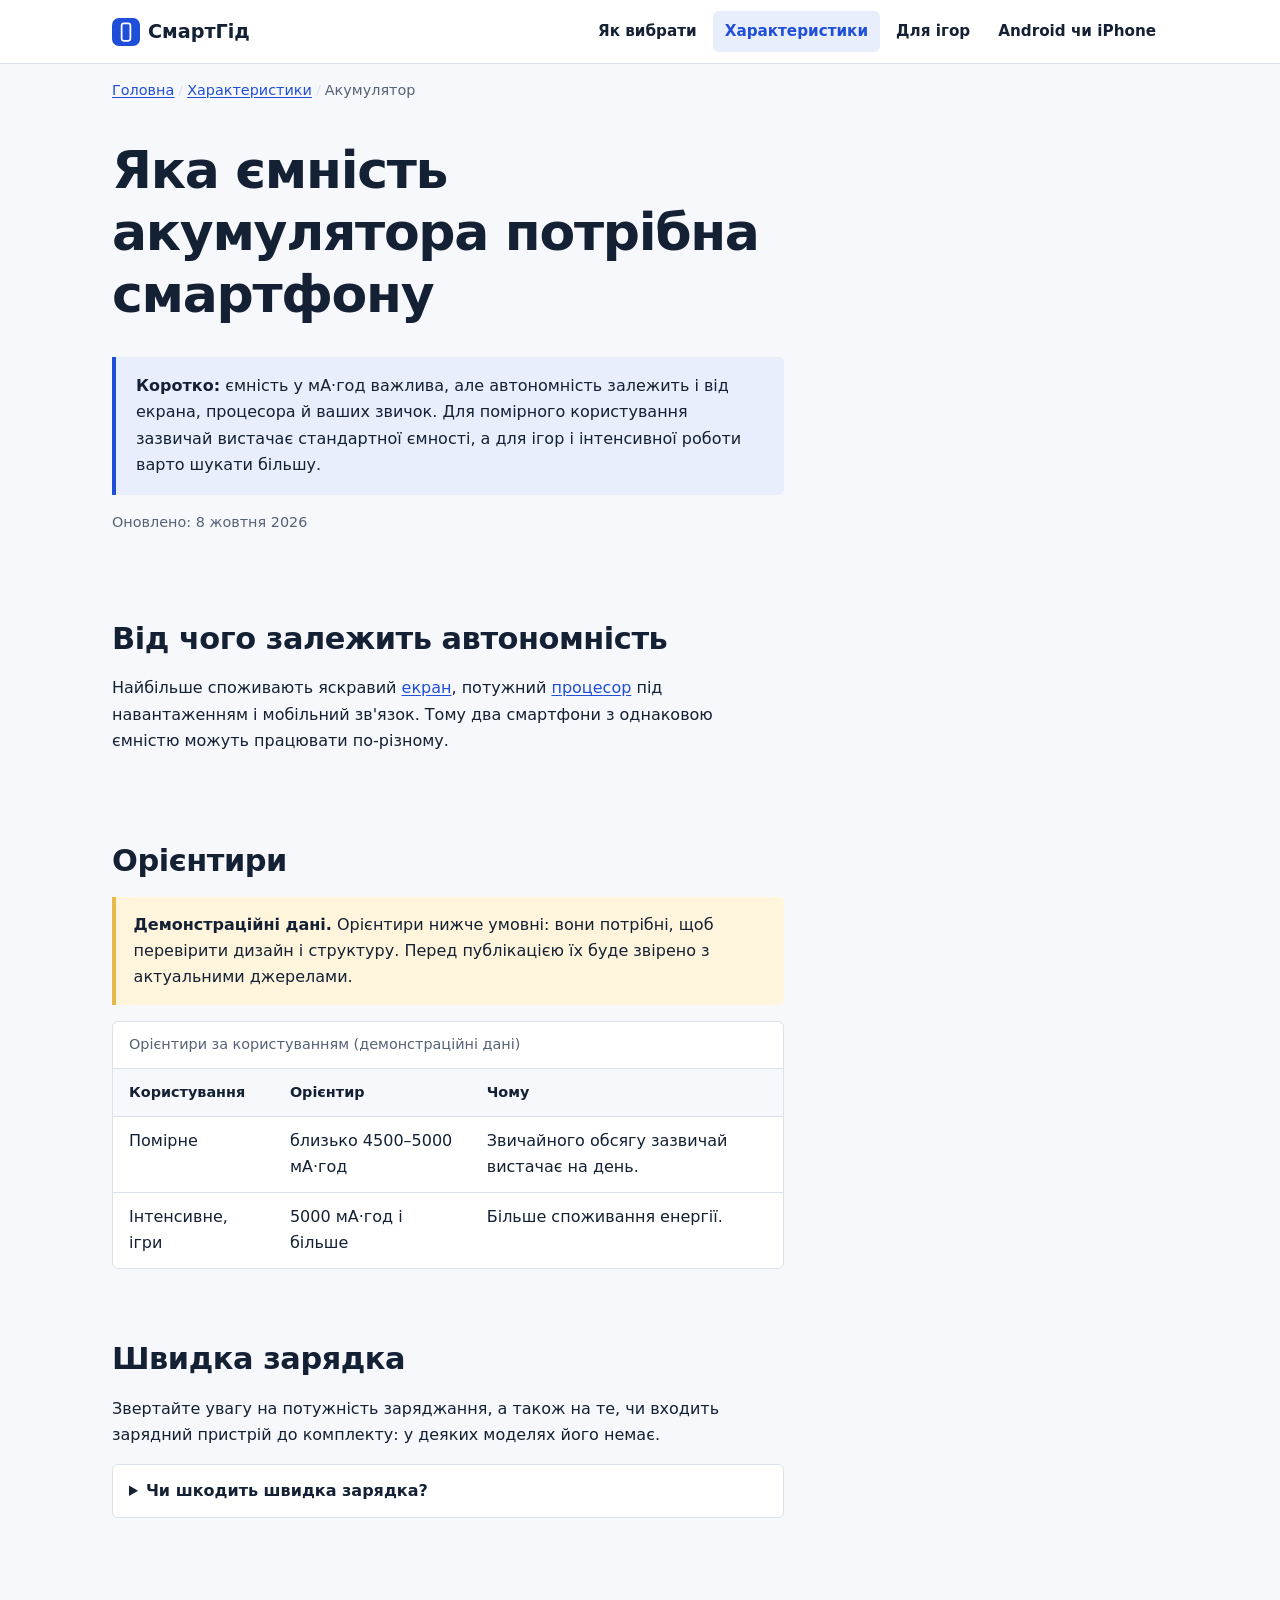
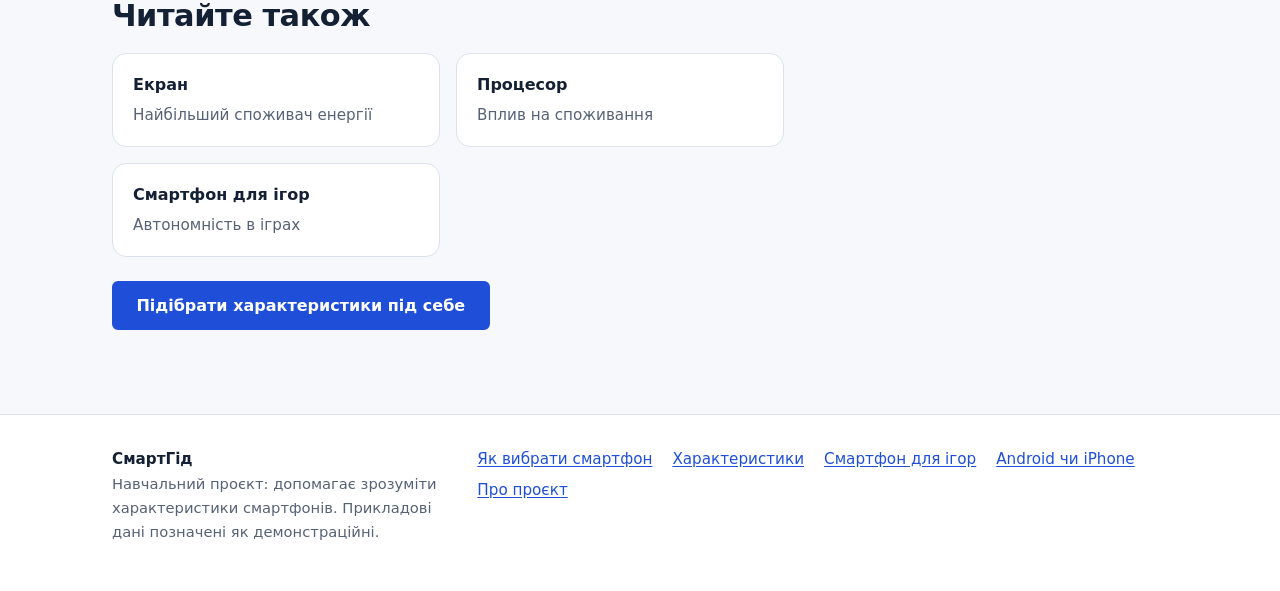
<file: kharakterystyky/akumuliator/index.html>
<!doctype html>
<html lang="uk">
  <head>
    <meta charset="utf-8" />
    <meta name="viewport" content="width=device-width, initial-scale=1" />
    <title>Яка ємність акумулятора потрібна смартфону | СмартГід</title>
    <meta
      name="description"
      content="Яка ємність акумулятора потрібна смартфону: чому мА·год не дорівнює автономності, що її скорочує і чи потрібна швидка зарядка."
    />
    <link
      rel="canonical"
      href="https://sherhniaga.github.io/smartphone-guide-main/kharakterystyky/akumuliator/"
    />
    <meta name="theme-color" content="#1f4fd8" />
    <link rel="icon" href="../../favicon.svg" type="image/svg+xml" />
    <meta property="og:site_name" content="СмартГід" />
    <meta property="og:locale" content="uk_UA" />
    <meta property="og:type" content="article" />
    <meta
      property="og:title"
      content="Яка ємність акумулятора потрібна смартфону"
    />
    <meta
      property="og:description"
      content="Яка ємність акумулятора потрібна смартфону: чому мА·год не дорівнює автономності, що її скорочує і чи потрібна швидка зарядка."
    />
    <meta
      property="og:url"
      content="https://sherhniaga.github.io/smartphone-guide-main/kharakterystyky/akumuliator/"
    />
    <meta
      property="og:image"
      content="https://sherhniaga.github.io/smartphone-guide-main/assets/img/og-default.jpg"
    />
    <meta property="og:image:width" content="1200" />
    <meta property="og:image:height" content="630" />
    <meta property="og:image:alt" content="СмартГід: як вибрати смартфон" />
    <meta name="twitter:card" content="summary_large_image" />
    <link rel="stylesheet" href="../../assets/css/main.css" />
    <script type="application/ld+json">
      {
        "@context": "https://schema.org",
        "@graph": [
          {
            "@type": "BreadcrumbList",
            "itemListElement": [
              {
                "@type": "ListItem",
                "position": 1,
                "name": "Головна",
                "item": "https://sherhniaga.github.io/smartphone-guide-main/"
              },
              {
                "@type": "ListItem",
                "position": 2,
                "name": "Характеристики",
                "item": "https://sherhniaga.github.io/smartphone-guide-main/kharakterystyky/"
              },
              { "@type": "ListItem", "position": 3, "name": "Акумулятор" }
            ]
          },
          {
            "@type": "Article",
            "mainEntityOfPage": "https://sherhniaga.github.io/smartphone-guide-main/kharakterystyky/akumuliator/",
            "headline": "Яка ємність акумулятора потрібна смартфону",
            "inLanguage": "uk",
            "image": "https://sherhniaga.github.io/smartphone-guide-main/assets/img/og-default.jpg",
            "datePublished": "2026-10-08T12:00:00+03:00",
            "dateModified": "2026-10-08T12:00:00+03:00",
            "author": { "@type": "Organization", "name": "СмартГід" }
          }
        ]
      }
    </script>
  </head>
  <body>
    <a class="skip" href="#main">Перейти до змісту</a>
    <header class="site-header">
      <div class="wrap">
        <a class="logo" href="../../"
          ><img
            src="../../favicon.svg"
            alt=""
            width="28"
            height="28"
          />СмартГід</a
        >
        <nav class="nav" aria-label="Головне меню">
          <ul>
            <li><a href="../../">Як вибрати</a></li>
            <li>
              <a href="../../kharakterystyky/" aria-current="page"
                >Характеристики</a
              >
            </li>
            <li><a href="../../ihrovyi-smartfon/">Для ігор</a></li>
            <li><a href="../../android-chy-iphone/">Android чи iPhone</a></li>
          </ul>
        </nav>
      </div>
    </header>
    <nav class="crumbs wrap" aria-label="Хлібні крихти">
      <ol>
        <li><a href="../../">Головна</a></li>
        <li><a href="../../kharakterystyky/">Характеристики</a></li>
        <li aria-current="page">Акумулятор</li>
      </ol>
    </nav>
    <main id="main">
      <article class="wrap prose">
        <section>
          <h1>Яка ємність акумулятора потрібна смартфону</h1>
          <div class="answer">
            <p>
              <strong>Коротко:</strong> ємність у мА·год важлива, але
              автономність залежить і від екрана, процесора й ваших звичок. Для
              помірного користування зазвичай вистачає стандартної ємності, а
              для ігор і інтенсивної роботи варто шукати більшу.
            </p>
          </div>
          <p class="updated" style="margin-top: 1rem">
            Оновлено: <time datetime="2026-10-08">8 жовтня 2026</time>
          </p>
        </section>
        <section>
          <h2>Від чого залежить автономність</h2>
          <p>
            Найбільше споживають яскравий
            <a href="../../kharakterystyky/ekran/">екран</a>, потужний
            <a href="../../kharakterystyky/protsesor/">процесор</a> під
            навантаженням і мобільний зв'язок. Тому два смартфони з однаковою
            ємністю можуть працювати по-різному.
          </p>
        </section>
        <section>
          <h2>Орієнтири</h2>
          <div class="callout">
            <p>
              <strong>Демонстраційні дані.</strong> Орієнтири нижче умовні: вони
              потрібні, щоб перевірити дизайн і структуру. Перед публікацією їх
              буде звірено з актуальними джерелами.
            </p>
          </div>
          <div class="table-wrap">
            <table>
              <caption>
                Орієнтири за користуванням (демонстраційні дані)
              </caption>
              <thead>
                <tr>
                  <th>Користування</th>
                  <th>Орієнтир</th>
                  <th>Чому</th>
                </tr>
              </thead>
              <tbody>
                <tr>
                  <td>Помірне</td>
                  <td>близько 4500–5000 мА·год</td>
                  <td>Звичайного обсягу зазвичай вистачає на день.</td>
                </tr>
                <tr>
                  <td>Інтенсивне, ігри</td>
                  <td>5000 мА·год і більше</td>
                  <td>Більше споживання енергії.</td>
                </tr>
              </tbody>
            </table>
          </div>
        </section>
        <section>
          <h2>Швидка зарядка</h2>
          <p>
            Звертайте увагу на потужність заряджання, а також на те, чи входить
            зарядний пристрій до комплекту: у деяких моделях його немає.
          </p>
          <details class="faq">
            <summary>Чи шкодить швидка зарядка?</summary>
            <div>
              <p>
                Виробники передбачають захист, але під час швидкого заряджання
                акумулятор сильніше нагрівається. Користуйтеся рекомендованою
                зарядкою й не залишайте смартфон на сонці.
              </p>
            </div>
          </details>
        </section>
        <section>
          <h2>Читайте також</h2>
          <ul class="cards">
            <li>
              <a class="card" href="../../kharakterystyky/ekran/"
                ><strong>Екран</strong
                ><span>Найбільший споживач енергії</span></a
              >
            </li>
            <li>
              <a class="card" href="../../kharakterystyky/protsesor/"
                ><strong>Процесор</strong><span>Вплив на споживання</span></a
              >
            </li>
            <li>
              <a class="card" href="../../ihrovyi-smartfon/"
                ><strong>Смартфон для ігор</strong
                ><span>Автономність в іграх</span></a
              >
            </li>
          </ul>
          <p style="margin-top: 1.5rem">
            <a class="btn" href="../../#test"
              >Підібрати характеристики під себе</a
            >
          </p>
        </section>
      </article>
    </main>
    <footer class="site-footer">
      <div class="wrap">
        <div>
          <strong>СмартГід</strong>
          <p class="muted">
            Навчальний проєкт: допомагає зрозуміти характеристики смартфонів.
            Прикладові дані позначені як демонстраційні.
          </p>
        </div>
        <nav aria-label="Розділи сайту">
          <ul>
            <li><a href="../../">Як вибрати смартфон</a></li>
            <li><a href="../../kharakterystyky/">Характеристики</a></li>
            <li><a href="../../ihrovyi-smartfon/">Смартфон для ігор</a></li>
            <li><a href="../../android-chy-iphone/">Android чи iPhone</a></li>
            <li><a href="../../pro-proiekt/">Про проєкт</a></li>
          </ul>
        </nav>
      </div>
    </footer>
  </body>
</html>
</file>
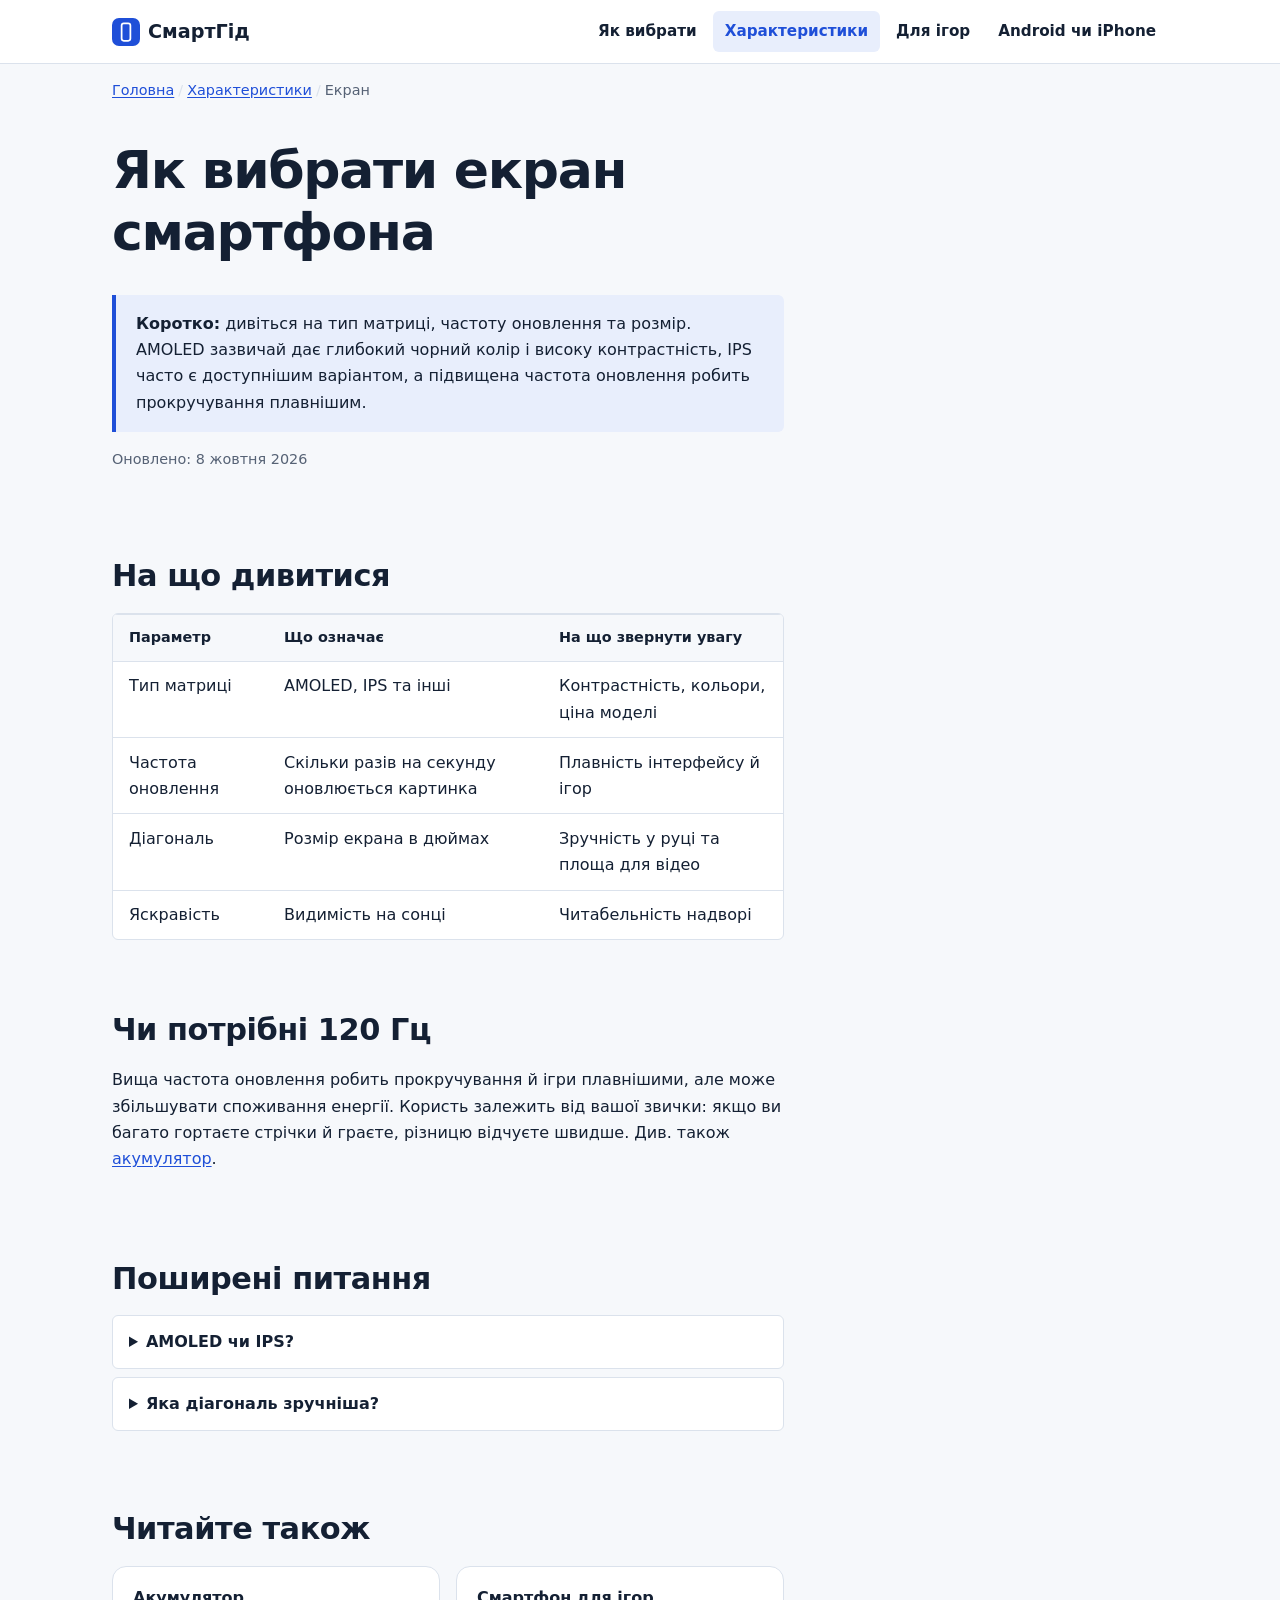
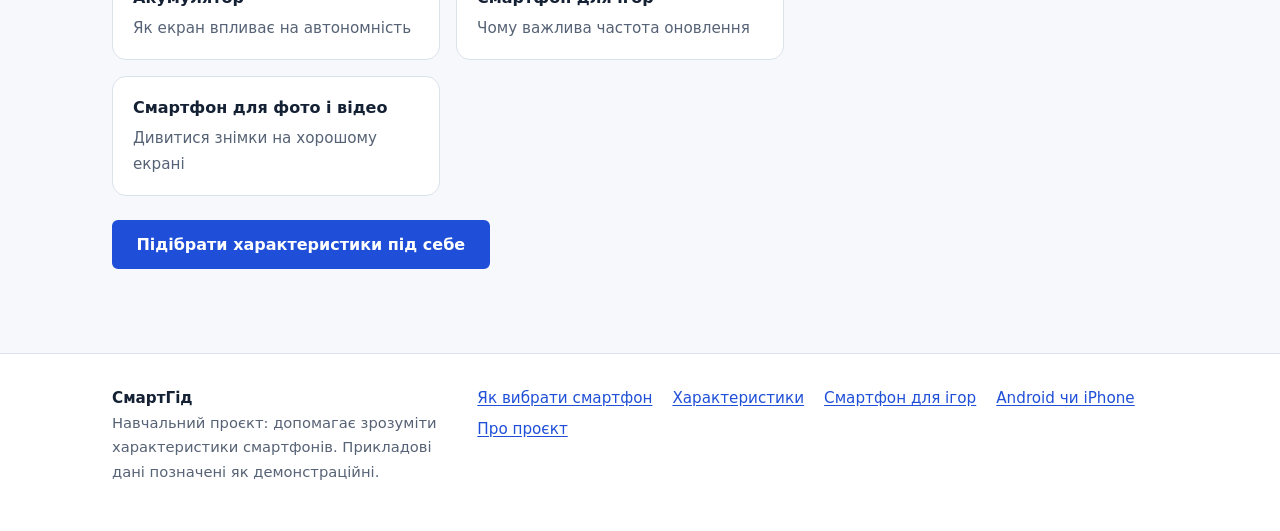
<file: kharakterystyky/ekran/index.html>
<!doctype html>
<html lang="uk">
  <head>
    <meta charset="utf-8" />
    <meta name="viewport" content="width=device-width, initial-scale=1" />
    <title>Як вибрати екран смартфона: AMOLED, IPS, 120 Гц | СмартГід</title>
    <meta
      name="description"
      content="Як вибрати екран смартфона: чим відрізняються AMOLED та IPS, навіщо потрібна частота оновлення 90–120 Гц і яка діагональ зручніша."
    />
    <link
      rel="canonical"
      href="https://sherhniaga.github.io/smartphone-guide-main/kharakterystyky/ekran/"
    />
    <meta name="theme-color" content="#1f4fd8" />
    <link rel="icon" href="../../favicon.svg" type="image/svg+xml" />
    <meta property="og:site_name" content="СмартГід" />
    <meta property="og:locale" content="uk_UA" />
    <meta property="og:type" content="article" />
    <meta
      property="og:title"
      content="Як вибрати екран смартфона: AMOLED, IPS, 120 Гц"
    />
    <meta
      property="og:description"
      content="Як вибрати екран смартфона: чим відрізняються AMOLED та IPS, навіщо потрібна частота оновлення 90–120 Гц і яка діагональ зручніша."
    />
    <meta
      property="og:url"
      content="https://sherhniaga.github.io/smartphone-guide-main/kharakterystyky/ekran/"
    />
    <meta
      property="og:image"
      content="https://sherhniaga.github.io/smartphone-guide-main/assets/img/og-default.jpg"
    />
    <meta property="og:image:width" content="1200" />
    <meta property="og:image:height" content="630" />
    <meta property="og:image:alt" content="СмартГід: як вибрати смартфон" />
    <meta name="twitter:card" content="summary_large_image" />
    <link rel="stylesheet" href="../../assets/css/main.css" />
    <script type="application/ld+json">
      {
        "@context": "https://schema.org",
        "@graph": [
          {
            "@type": "BreadcrumbList",
            "itemListElement": [
              {
                "@type": "ListItem",
                "position": 1,
                "name": "Головна",
                "item": "https://sherhniaga.github.io/smartphone-guide-main/"
              },
              {
                "@type": "ListItem",
                "position": 2,
                "name": "Характеристики",
                "item": "https://sherhniaga.github.io/smartphone-guide-main/kharakterystyky/"
              },
              { "@type": "ListItem", "position": 3, "name": "Екран" }
            ]
          },
          {
            "@type": "Article",
            "mainEntityOfPage": "https://sherhniaga.github.io/smartphone-guide-main/kharakterystyky/ekran/",
            "headline": "Як вибрати екран смартфона",
            "inLanguage": "uk",
            "image": "https://sherhniaga.github.io/smartphone-guide-main/assets/img/og-default.jpg",
            "datePublished": "2026-10-08T12:00:00+03:00",
            "dateModified": "2026-10-08T12:00:00+03:00",
            "author": { "@type": "Organization", "name": "СмартГід" }
          }
        ]
      }
    </script>
  </head>
  <body>
    <a class="skip" href="#main">Перейти до змісту</a>
    <header class="site-header">
      <div class="wrap">
        <a class="logo" href="../../"
          ><img
            src="../../favicon.svg"
            alt=""
            width="28"
            height="28"
          />СмартГід</a
        >
        <nav class="nav" aria-label="Головне меню">
          <ul>
            <li><a href="../../">Як вибрати</a></li>
            <li>
              <a href="../../kharakterystyky/" aria-current="page"
                >Характеристики</a
              >
            </li>
            <li><a href="../../ihrovyi-smartfon/">Для ігор</a></li>
            <li><a href="../../android-chy-iphone/">Android чи iPhone</a></li>
          </ul>
        </nav>
      </div>
    </header>
    <nav class="crumbs wrap" aria-label="Хлібні крихти">
      <ol>
        <li><a href="../../">Головна</a></li>
        <li><a href="../../kharakterystyky/">Характеристики</a></li>
        <li aria-current="page">Екран</li>
      </ol>
    </nav>
    <main id="main">
      <article class="wrap prose">
        <section>
          <h1>Як вибрати екран смартфона</h1>
          <div class="answer">
            <p>
              <strong>Коротко:</strong> дивіться на тип матриці, частоту
              оновлення та розмір. AMOLED зазвичай дає глибокий чорний колір і
              високу контрастність, IPS часто є доступнішим варіантом, а
              підвищена частота оновлення робить прокручування плавнішим.
            </p>
          </div>
          <p class="updated" style="margin-top: 1rem">
            Оновлено: <time datetime="2026-10-08">8 жовтня 2026</time>
          </p>
        </section>
        <section>
          <h2>На що дивитися</h2>
          <div class="table-wrap">
            <table>
              <thead>
                <tr>
                  <th>Параметр</th>
                  <th>Що означає</th>
                  <th>На що звернути увагу</th>
                </tr>
              </thead>
              <tbody>
                <tr>
                  <td>Тип матриці</td>
                  <td>AMOLED, IPS та інші</td>
                  <td>Контрастність, кольори, ціна моделі</td>
                </tr>
                <tr>
                  <td>Частота оновлення</td>
                  <td>Скільки разів на секунду оновлюється картинка</td>
                  <td>Плавність інтерфейсу й ігор</td>
                </tr>
                <tr>
                  <td>Діагональ</td>
                  <td>Розмір екрана в дюймах</td>
                  <td>Зручність у руці та площа для відео</td>
                </tr>
                <tr>
                  <td>Яскравість</td>
                  <td>Видимість на сонці</td>
                  <td>Читабельність надворі</td>
                </tr>
              </tbody>
            </table>
          </div>
        </section>
        <section>
          <h2>Чи потрібні 120 Гц</h2>
          <p>
            Вища частота оновлення робить прокручування й ігри плавнішими, але
            може збільшувати споживання енергії. Користь залежить від вашої
            звички: якщо ви багато гортаєте стрічки й граєте, різницю відчуєте
            швидше. Див. також
            <a href="../../kharakterystyky/akumuliator/">акумулятор</a>.
          </p>
        </section>
        <section>
          <h2>Поширені питання</h2>
          <details class="faq">
            <summary>AMOLED чи IPS?</summary>
            <div>
              <p>
                AMOLED частіше обирають для відео та яскравих кольорів, IPS
                цінують за доступність. Оцініть екран наживо або за незалежними
                оглядами.
              </p>
            </div>
          </details>
          <details class="faq">
            <summary>Яка діагональ зручніша?</summary>
            <div>
              <p>
                Більший екран краще для відео й читання, компактніший зручніший
                в одній руці. Це залежить від ваших пріоритетів.
              </p>
            </div>
          </details>
        </section>
        <section>
          <h2>Читайте також</h2>
          <ul class="cards">
            <li>
              <a class="card" href="../../kharakterystyky/akumuliator/"
                ><strong>Акумулятор</strong
                ><span>Як екран впливає на автономність</span></a
              >
            </li>
            <li>
              <a class="card" href="../../ihrovyi-smartfon/"
                ><strong>Смартфон для ігор</strong
                ><span>Чому важлива частота оновлення</span></a
              >
            </li>
            <li>
              <a class="card" href="../../kharakterystyky/kamera/"
                ><strong>Смартфон для фото і відео</strong
                ><span>Дивитися знімки на хорошому екрані</span></a
              >
            </li>
          </ul>
          <p style="margin-top: 1.5rem">
            <a class="btn" href="../../#test"
              >Підібрати характеристики під себе</a
            >
          </p>
        </section>
      </article>
    </main>
    <footer class="site-footer">
      <div class="wrap">
        <div>
          <strong>СмартГід</strong>
          <p class="muted">
            Навчальний проєкт: допомагає зрозуміти характеристики смартфонів.
            Прикладові дані позначені як демонстраційні.
          </p>
        </div>
        <nav aria-label="Розділи сайту">
          <ul>
            <li><a href="../../">Як вибрати смартфон</a></li>
            <li><a href="../../kharakterystyky/">Характеристики</a></li>
            <li><a href="../../ihrovyi-smartfon/">Смартфон для ігор</a></li>
            <li><a href="../../android-chy-iphone/">Android чи iPhone</a></li>
            <li><a href="../../pro-proiekt/">Про проєкт</a></li>
          </ul>
        </nav>
      </div>
    </footer>
  </body>
</html>
</file>
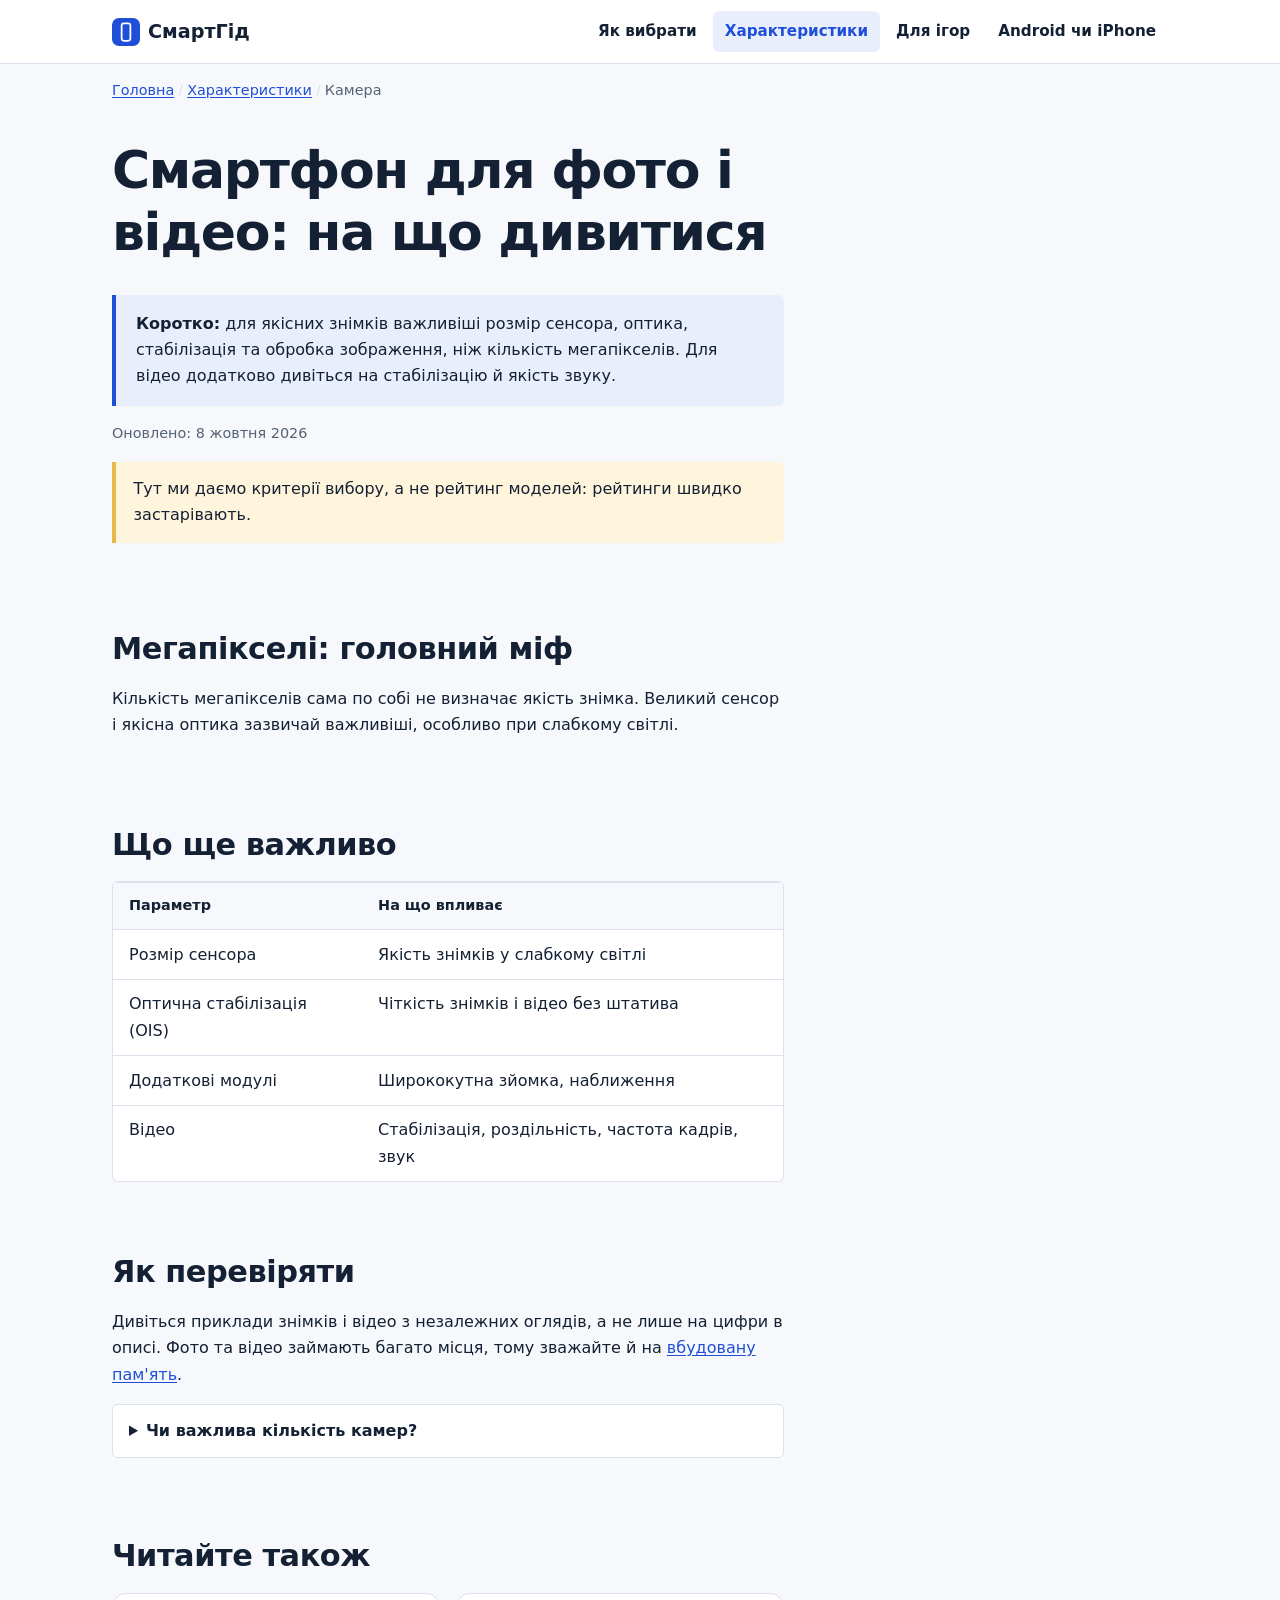
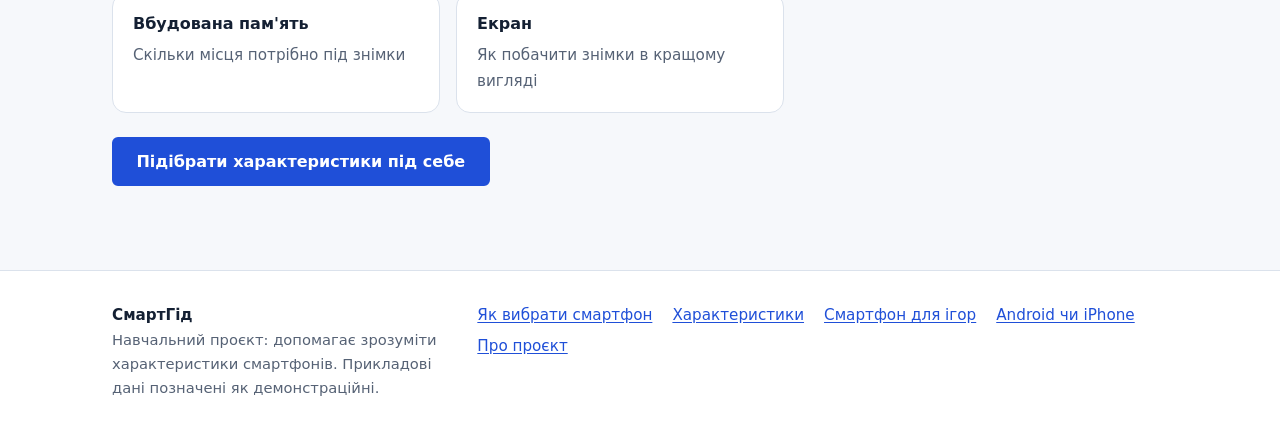
<file: kharakterystyky/kamera/index.html>
<!doctype html>
<html lang="uk">
  <head>
    <meta charset="utf-8" />
    <meta name="viewport" content="width=device-width, initial-scale=1" />
    <title>Як вибрати смартфон з хорошою камерою | СмартГід</title>
    <meta
      name="description"
      content="Як вибрати смартфон для фото і відео: чому мегапікселі не головне, що важливо в сенсорі, стабілізації й модулях та на що дивитися у відео."
    />
    <link
      rel="canonical"
      href="https://sherhniaga.github.io/smartphone-guide-main/kharakterystyky/kamera/"
    />
    <meta name="theme-color" content="#1f4fd8" />
    <link rel="icon" href="../../favicon.svg" type="image/svg+xml" />
    <meta property="og:site_name" content="СмартГід" />
    <meta property="og:locale" content="uk_UA" />
    <meta property="og:type" content="article" />
    <meta property="og:title" content="Як вибрати смартфон з хорошою камерою" />
    <meta
      property="og:description"
      content="Як вибрати смартфон для фото і відео: чому мегапікселі не головне, що важливо в сенсорі, стабілізації й модулях та на що дивитися у відео."
    />
    <meta
      property="og:url"
      content="https://sherhniaga.github.io/smartphone-guide-main/kharakterystyky/kamera/"
    />
    <meta
      property="og:image"
      content="https://sherhniaga.github.io/smartphone-guide-main/assets/img/og-default.jpg"
    />
    <meta property="og:image:width" content="1200" />
    <meta property="og:image:height" content="630" />
    <meta property="og:image:alt" content="СмартГід: як вибрати смартфон" />
    <meta name="twitter:card" content="summary_large_image" />
    <link rel="stylesheet" href="../../assets/css/main.css" />
    <script type="application/ld+json">
      {
        "@context": "https://schema.org",
        "@graph": [
          {
            "@type": "BreadcrumbList",
            "itemListElement": [
              {
                "@type": "ListItem",
                "position": 1,
                "name": "Головна",
                "item": "https://sherhniaga.github.io/smartphone-guide-main/"
              },
              {
                "@type": "ListItem",
                "position": 2,
                "name": "Характеристики",
                "item": "https://sherhniaga.github.io/smartphone-guide-main/kharakterystyky/"
              },
              { "@type": "ListItem", "position": 3, "name": "Камера" }
            ]
          },
          {
            "@type": "Article",
            "mainEntityOfPage": "https://sherhniaga.github.io/smartphone-guide-main/kharakterystyky/kamera/",
            "headline": "Смартфон для фото і відео: на що дивитися",
            "inLanguage": "uk",
            "image": "https://sherhniaga.github.io/smartphone-guide-main/assets/img/og-default.jpg",
            "datePublished": "2026-10-08T12:00:00+03:00",
            "dateModified": "2026-10-08T12:00:00+03:00",
            "author": { "@type": "Organization", "name": "СмартГід" }
          }
        ]
      }
    </script>
  </head>
  <body>
    <a class="skip" href="#main">Перейти до змісту</a>
    <header class="site-header">
      <div class="wrap">
        <a class="logo" href="../../"
          ><img
            src="../../favicon.svg"
            alt=""
            width="28"
            height="28"
          />СмартГід</a
        >
        <nav class="nav" aria-label="Головне меню">
          <ul>
            <li><a href="../../">Як вибрати</a></li>
            <li>
              <a href="../../kharakterystyky/" aria-current="page"
                >Характеристики</a
              >
            </li>
            <li><a href="../../ihrovyi-smartfon/">Для ігор</a></li>
            <li><a href="../../android-chy-iphone/">Android чи iPhone</a></li>
          </ul>
        </nav>
      </div>
    </header>
    <nav class="crumbs wrap" aria-label="Хлібні крихти">
      <ol>
        <li><a href="../../">Головна</a></li>
        <li><a href="../../kharakterystyky/">Характеристики</a></li>
        <li aria-current="page">Камера</li>
      </ol>
    </nav>
    <main id="main">
      <article class="wrap prose">
        <section>
          <h1>Смартфон для фото і відео: на що дивитися</h1>
          <div class="answer">
            <p>
              <strong>Коротко:</strong> для якісних знімків важливіші розмір
              сенсора, оптика, стабілізація та обробка зображення, ніж кількість
              мегапікселів. Для відео додатково дивіться на стабілізацію й
              якість звуку.
            </p>
          </div>
          <p class="updated" style="margin-top: 1rem">
            Оновлено: <time datetime="2026-10-08">8 жовтня 2026</time>
          </p>
          <div class="callout">
            <p>
              Тут ми даємо критерії вибору, а не рейтинг моделей: рейтинги
              швидко застарівають.
            </p>
          </div>
        </section>
        <section>
          <h2>Мегапікселі: головний міф</h2>
          <p>
            Кількість мегапікселів сама по собі не визначає якість знімка.
            Великий сенсор і якісна оптика зазвичай важливіші, особливо при
            слабкому світлі.
          </p>
        </section>
        <section>
          <h2>Що ще важливо</h2>
          <div class="table-wrap">
            <table>
              <thead>
                <tr>
                  <th>Параметр</th>
                  <th>На що впливає</th>
                </tr>
              </thead>
              <tbody>
                <tr>
                  <td>Розмір сенсора</td>
                  <td>Якість знімків у слабкому світлі</td>
                </tr>
                <tr>
                  <td>Оптична стабілізація (OIS)</td>
                  <td>Чіткість знімків і відео без штатива</td>
                </tr>
                <tr>
                  <td>Додаткові модулі</td>
                  <td>Ширококутна зйомка, наближення</td>
                </tr>
                <tr>
                  <td>Відео</td>
                  <td>Стабілізація, роздільність, частота кадрів, звук</td>
                </tr>
              </tbody>
            </table>
          </div>
        </section>
        <section>
          <h2>Як перевіряти</h2>
          <p>
            Дивіться приклади знімків і відео з незалежних оглядів, а не лише на
            цифри в описі. Фото та відео займають багато місця, тому зважайте й
            на
            <a href="../../kharakterystyky/vbudovana-pamiat/"
              >вбудовану пам'ять</a
            >.
          </p>
          <details class="faq">
            <summary>Чи важлива кількість камер?</summary>
            <div>
              <p>
                Не завжди. Часто краще мати одну якісну основну камеру, ніж
                кілька слабких додаткових.
              </p>
            </div>
          </details>
        </section>
        <section>
          <h2>Читайте також</h2>
          <ul class="cards">
            <li>
              <a class="card" href="../../kharakterystyky/vbudovana-pamiat/"
                ><strong>Вбудована пам'ять</strong
                ><span>Скільки місця потрібно під знімки</span></a
              >
            </li>
            <li>
              <a class="card" href="../../kharakterystyky/ekran/"
                ><strong>Екран</strong
                ><span>Як побачити знімки в кращому вигляді</span></a
              >
            </li>
          </ul>
          <p style="margin-top: 1.5rem">
            <a class="btn" href="../../#test"
              >Підібрати характеристики під себе</a
            >
          </p>
        </section>
      </article>
    </main>
    <footer class="site-footer">
      <div class="wrap">
        <div>
          <strong>СмартГід</strong>
          <p class="muted">
            Навчальний проєкт: допомагає зрозуміти характеристики смартфонів.
            Прикладові дані позначені як демонстраційні.
          </p>
        </div>
        <nav aria-label="Розділи сайту">
          <ul>
            <li><a href="../../">Як вибрати смартфон</a></li>
            <li><a href="../../kharakterystyky/">Характеристики</a></li>
            <li><a href="../../ihrovyi-smartfon/">Смартфон для ігор</a></li>
            <li><a href="../../android-chy-iphone/">Android чи iPhone</a></li>
            <li><a href="../../pro-proiekt/">Про проєкт</a></li>
          </ul>
        </nav>
      </div>
    </footer>
  </body>
</html>
</file>
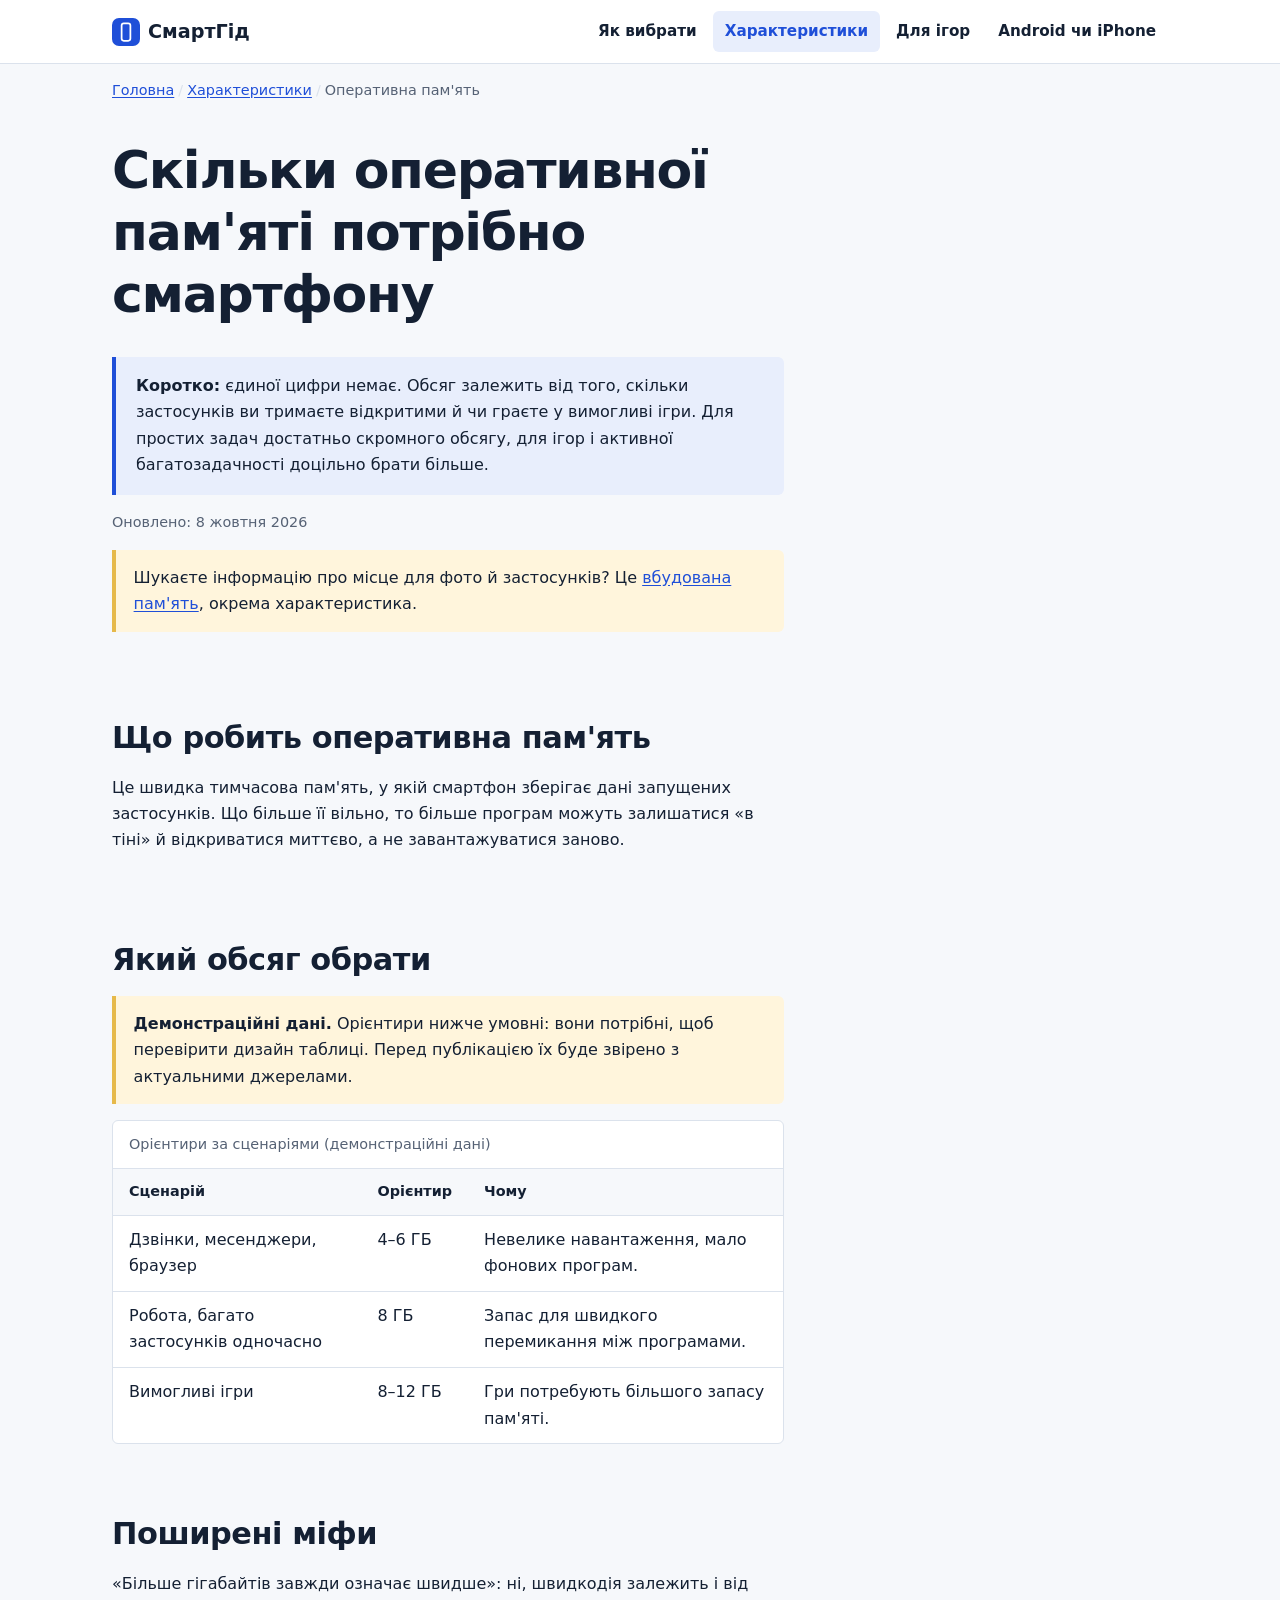
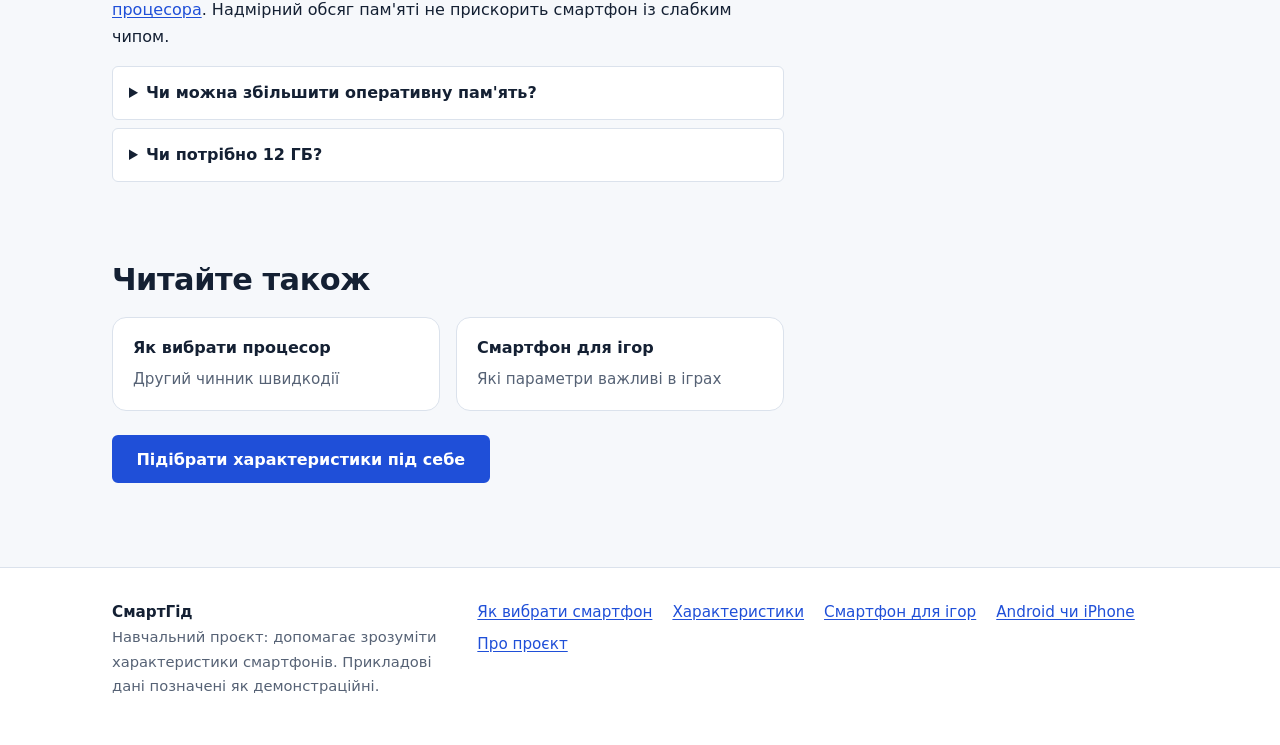
<file: kharakterystyky/operatyvna-pamiat/index.html>
<!doctype html>
<html lang="uk">
  <head>
    <meta charset="utf-8" />
    <meta name="viewport" content="width=device-width, initial-scale=1" />
    <title>Скільки оперативної пам'яті потрібно смартфону | СмартГід</title>
    <meta
      name="description"
      content="Скільки оперативної пам'яті справді потрібно смартфону: що вона робить, як обрати обсяг під свої задачі й коли додаткові гігабайти не допоможуть."
    />
    <link
      rel="canonical"
      href="https://sherhniaga.github.io/smartphone-guide-main/kharakterystyky/operatyvna-pamiat/"
    />
    <meta name="theme-color" content="#1f4fd8" />
    <link rel="icon" href="../../favicon.svg" type="image/svg+xml" />
    <meta property="og:site_name" content="СмартГід" />
    <meta property="og:locale" content="uk_UA" />
    <meta property="og:type" content="article" />
    <meta
      property="og:title"
      content="Скільки оперативної пам'яті потрібно смартфону"
    />
    <meta
      property="og:description"
      content="Скільки оперативної пам'яті справді потрібно смартфону: що вона робить, як обрати обсяг під свої задачі й коли додаткові гігабайти не допоможуть."
    />
    <meta
      property="og:url"
      content="https://sherhniaga.github.io/smartphone-guide-main/kharakterystyky/operatyvna-pamiat/"
    />
    <meta
      property="og:image"
      content="https://sherhniaga.github.io/smartphone-guide-main/assets/img/og-default.jpg"
    />
    <meta property="og:image:width" content="1200" />
    <meta property="og:image:height" content="630" />
    <meta property="og:image:alt" content="СмартГід: як вибрати смартфон" />
    <meta name="twitter:card" content="summary_large_image" />
    <link rel="stylesheet" href="../../assets/css/main.css" />
    <script type="application/ld+json">
      {
        "@context": "https://schema.org",
        "@graph": [
          {
            "@type": "BreadcrumbList",
            "itemListElement": [
              {
                "@type": "ListItem",
                "position": 1,
                "name": "Головна",
                "item": "__SITE_URL__/"
              },
              {
                "@type": "ListItem",
                "position": 2,
                "name": "Характеристики",
                "item": "https://sherhniaga.github.io/smartphone-guide-main/kharakterystyky/"
              },
              {
                "@type": "ListItem",
                "position": 3,
                "name": "Оперативна пам'ять"
              }
            ]
          },
          {
            "@type": "Article",
            "mainEntityOfPage": "https://sherhniaga.github.io/smartphone-guide-main/kharakterystyky/operatyvna-pamiat/",
            "headline": "Скільки оперативної пам'яті потрібно смартфону",
            "inLanguage": "uk",
            "image": "https://sherhniaga.github.io/smartphone-guide-main/assets/img/og-default.jpg",
            "datePublished": "2026-10-08T12:00:00+03:00",
            "dateModified": "2026-10-08T12:00:00+03:00",
            "author": { "@type": "Organization", "name": "СмартГід" }
          }
        ]
      }
    </script>
  </head>
  <body>
    <a class="skip" href="#main">Перейти до змісту</a>
    <header class="site-header">
      <div class="wrap">
        <a class="logo" href="../../"
          ><img
            src="../../favicon.svg"
            alt=""
            width="28"
            height="28"
          />СмартГід</a
        >
        <nav class="nav" aria-label="Головне меню">
          <ul>
            <li><a href="../../">Як вибрати</a></li>
            <li>
              <a href="../../kharakterystyky/" aria-current="page"
                >Характеристики</a
              >
            </li>
            <li><a href="../../ihrovyi-smartfon/">Для ігор</a></li>
            <li><a href="../../android-chy-iphone/">Android чи iPhone</a></li>
          </ul>
        </nav>
      </div>
    </header>
    <nav class="crumbs wrap" aria-label="Хлібні крихти">
      <ol>
        <li><a href="../../">Головна</a></li>
        <li><a href="../../kharakterystyky/">Характеристики</a></li>
        <li aria-current="page">Оперативна пам'ять</li>
      </ol>
    </nav>
    <main id="main">
      <article class="wrap prose">
        <section>
          <h1>Скільки оперативної пам'яті потрібно смартфону</h1>
          <div class="answer">
            <p>
              <strong>Коротко:</strong> єдиної цифри немає. Обсяг залежить від
              того, скільки застосунків ви тримаєте відкритими й чи граєте у
              вимогливі ігри. Для простих задач достатньо скромного обсягу, для
              ігор і активної багатозадачності доцільно брати більше.
            </p>
          </div>
          <p class="updated" style="margin-top: 1rem">
            Оновлено: <time datetime="2026-10-08">8 жовтня 2026</time>
          </p>
          <div class="callout">
            <p>
              Шукаєте інформацію про місце для фото й застосунків? Це
              <a href="../../kharakterystyky/vbudovana-pamiat/"
                >вбудована пам'ять</a
              >, окрема характеристика.
            </p>
          </div>
        </section>
        <section>
          <h2>Що робить оперативна пам'ять</h2>
          <p>
            Це швидка тимчасова пам'ять, у якій смартфон зберігає дані запущених
            застосунків. Що більше її вільно, то більше програм можуть
            залишатися «в тіні» й відкриватися миттєво, а не завантажуватися
            заново.
          </p>
        </section>
        <section>
          <h2>Який обсяг обрати</h2>
          <div class="callout">
            <p>
              <strong>Демонстраційні дані.</strong> Орієнтири нижче умовні: вони
              потрібні, щоб перевірити дизайн таблиці. Перед публікацією їх буде
              звірено з актуальними джерелами.
            </p>
          </div>
          <div class="table-wrap">
            <table>
              <caption>
                Орієнтири за сценаріями (демонстраційні дані)
              </caption>
              <thead>
                <tr>
                  <th>Сценарій</th>
                  <th>Орієнтир</th>
                  <th>Чому</th>
                </tr>
              </thead>
              <tbody>
                <tr>
                  <td>Дзвінки, месенджери, браузер</td>
                  <td>4–6 ГБ</td>
                  <td>Невелике навантаження, мало фонових програм.</td>
                </tr>
                <tr>
                  <td>Робота, багато застосунків одночасно</td>
                  <td>8 ГБ</td>
                  <td>Запас для швидкого перемикання між програмами.</td>
                </tr>
                <tr>
                  <td>Вимогливі ігри</td>
                  <td>8–12 ГБ</td>
                  <td>Гри потребують більшого запасу пам'яті.</td>
                </tr>
              </tbody>
            </table>
          </div>
        </section>
        <section>
          <h2>Поширені міфи</h2>
          <p>
            «Більше гігабайтів завжди означає швидше»: ні, швидкодія залежить і
            від <a href="../../kharakterystyky/protsesor/">процесора</a>.
            Надмірний обсяг пам'яті не прискорить смартфон із слабким чипом.
          </p>
          <details class="faq">
            <summary>Чи можна збільшити оперативну пам'ять?</summary>
            <div>
              <p>
                Фізично додати її не можна. Деякі моделі пропонують «віртуальне»
                розширення за рахунок вбудованої пам'яті, але це не повноцінна
                заміна.
              </p>
            </div>
          </details>
          <details class="faq">
            <summary>Чи потрібно 12 ГБ?</summary>
            <div>
              <p>
                Для повсякденних задач зазвичай ні. Це має сенс, якщо ви часто
                граєте у вимогливі ігри або тримаєте багато застосунків
                відкритими.
              </p>
            </div>
          </details>
        </section>
        <section>
          <h2>Читайте також</h2>
          <ul class="cards">
            <li>
              <a class="card" href="../../kharakterystyky/protsesor/"
                ><strong>Як вибрати процесор</strong
                ><span>Другий чинник швидкодії</span></a
              >
            </li>
            <li>
              <a class="card" href="../../ihrovyi-smartfon/"
                ><strong>Смартфон для ігор</strong
                ><span>Які параметри важливі в іграх</span></a
              >
            </li>
          </ul>
          <p style="margin-top: 1.5rem">
            <a class="btn" href="../../#test"
              >Підібрати характеристики під себе</a
            >
          </p>
        </section>
      </article>
    </main>
    <footer class="site-footer">
      <div class="wrap">
        <div>
          <strong>СмартГід</strong>
          <p class="muted">
            Навчальний проєкт: допомагає зрозуміти характеристики смартфонів.
            Прикладові дані позначені як демонстраційні.
          </p>
        </div>
        <nav aria-label="Розділи сайту">
          <ul>
            <li><a href="../../">Як вибрати смартфон</a></li>
            <li><a href="../../kharakterystyky/">Характеристики</a></li>
            <li><a href="../../ihrovyi-smartfon/">Смартфон для ігор</a></li>
            <li><a href="../../android-chy-iphone/">Android чи iPhone</a></li>
            <li><a href="../../pro-proiekt/">Про проєкт</a></li>
          </ul>
        </nav>
      </div>
    </footer>
  </body>
</html>
</file>
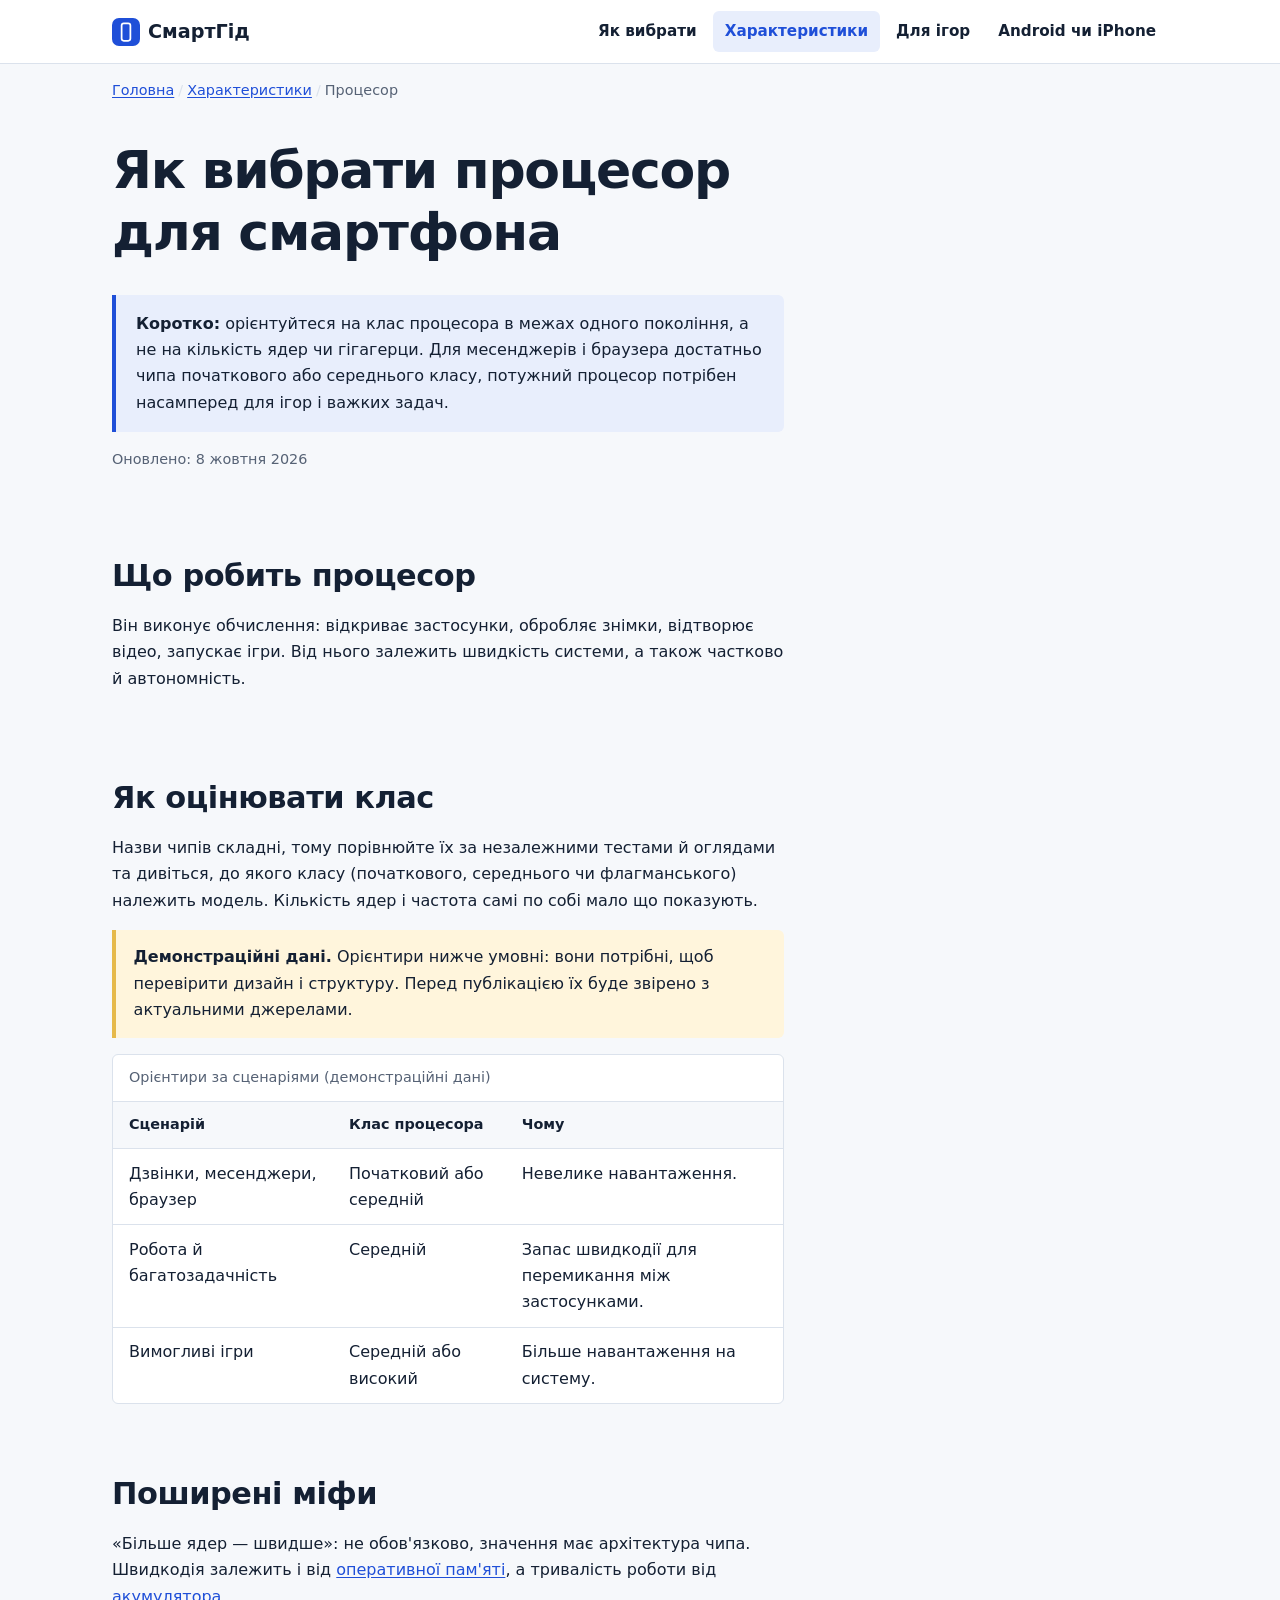
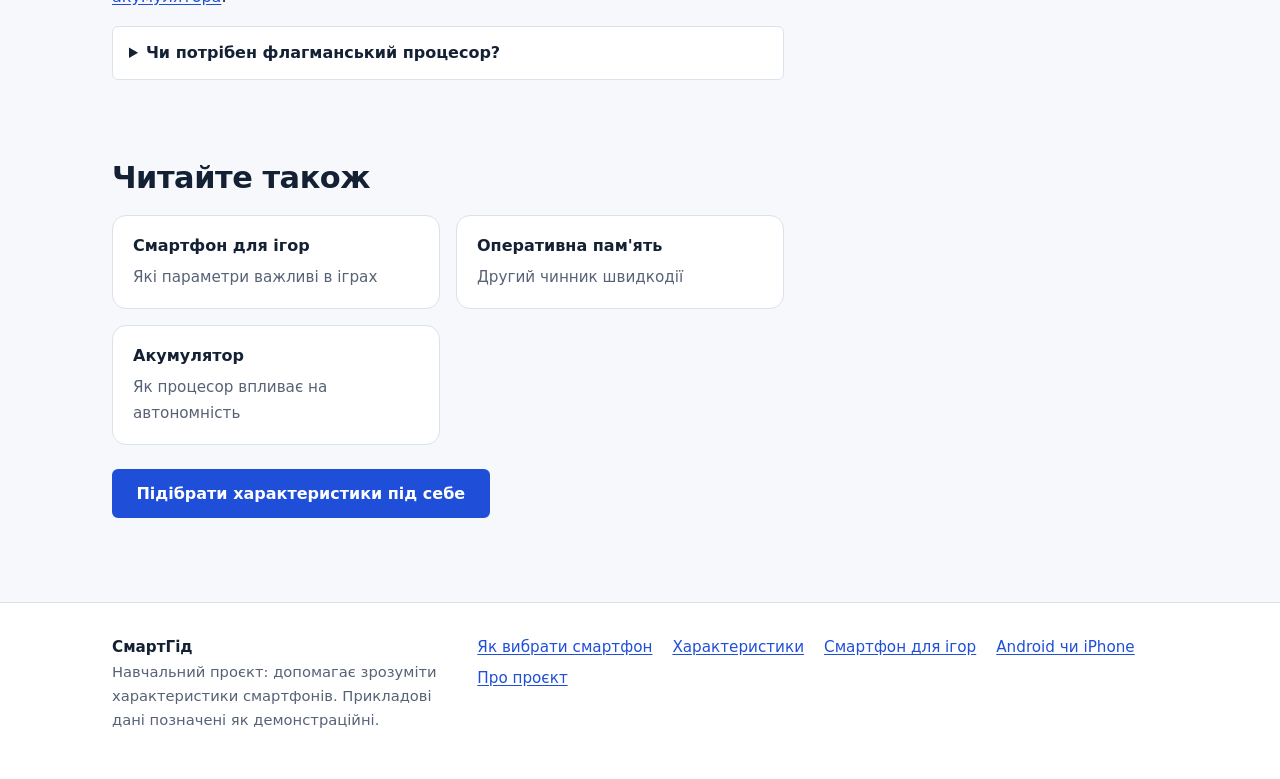
<file: kharakterystyky/protsesor/index.html>
<!doctype html>
<html lang="uk">
  <head>
    <meta charset="utf-8" />
    <meta name="viewport" content="width=device-width, initial-scale=1" />
    <title>Як вибрати процесор для смартфона | СмартГід</title>
    <meta
      name="description"
      content="Як оцінити процесор смартфона без розшифровки назв: на що він впливає, як порівнювати класи чипів і коли потужний процесор зайвий."
    />
    <link
      rel="canonical"
      href="https://sherhniaga.github.io/smartphone-guide-main/kharakterystyky/protsesor/"
    />
    <meta name="theme-color" content="#1f4fd8" />
    <link rel="icon" href="../../favicon.svg" type="image/svg+xml" />
    <meta property="og:site_name" content="СмартГід" />
    <meta property="og:locale" content="uk_UA" />
    <meta property="og:type" content="article" />
    <meta property="og:title" content="Як вибрати процесор для смартфона" />
    <meta
      property="og:description"
      content="Як оцінити процесор смартфона без розшифровки назв: на що він впливає, як порівнювати класи чипів і коли потужний процесор зайвий."
    />
    <meta
      property="og:url"
      content="https://sherhniaga.github.io/smartphone-guide-main/kharakterystyky/protsesor/"
    />
    <meta
      property="og:image"
      content="https://sherhniaga.github.io/smartphone-guide-main/assets/img/og-default.jpg"
    />
    <meta property="og:image:width" content="1200" />
    <meta property="og:image:height" content="630" />
    <meta property="og:image:alt" content="СмартГід: як вибрати смартфон" />
    <meta name="twitter:card" content="summary_large_image" />
    <link rel="stylesheet" href="../../assets/css/main.css" />
    <script type="application/ld+json">
      {
        "@context": "https://schema.org",
        "@graph": [
          {
            "@type": "BreadcrumbList",
            "itemListElement": [
              {
                "@type": "ListItem",
                "position": 1,
                "name": "Головна",
                "item": "https://sherhniaga.github.io/smartphone-guide-main/"
              },
              {
                "@type": "ListItem",
                "position": 2,
                "name": "Характеристики",
                "item": "https://sherhniaga.github.io/smartphone-guide-main/kharakterystyky/"
              },
              { "@type": "ListItem", "position": 3, "name": "Процесор" }
            ]
          },
          {
            "@type": "Article",
            "mainEntityOfPage": "https://sherhniaga.github.io/smartphone-guide-main/kharakterystyky/protsesor/",
            "headline": "Як вибрати процесор для смартфона",
            "inLanguage": "uk",
            "image": "__SITE_URL__/assets/img/og-default.jpg",
            "datePublished": "2026-10-08T12:00:00+03:00",
            "dateModified": "2026-10-08T12:00:00+03:00",
            "author": { "@type": "Organization", "name": "СмартГід" }
          }
        ]
      }
    </script>
  </head>
  <body>
    <a class="skip" href="#main">Перейти до змісту</a>
    <header class="site-header">
      <div class="wrap">
        <a class="logo" href="../../"
          ><img
            src="../../favicon.svg"
            alt=""
            width="28"
            height="28"
          />СмартГід</a
        >
        <nav class="nav" aria-label="Головне меню">
          <ul>
            <li><a href="../../">Як вибрати</a></li>
            <li>
              <a href="../../kharakterystyky/" aria-current="page"
                >Характеристики</a
              >
            </li>
            <li><a href="../../ihrovyi-smartfon/">Для ігор</a></li>
            <li><a href="../../android-chy-iphone/">Android чи iPhone</a></li>
          </ul>
        </nav>
      </div>
    </header>
    <nav class="crumbs wrap" aria-label="Хлібні крихти">
      <ol>
        <li><a href="../../">Головна</a></li>
        <li><a href="../../kharakterystyky/">Характеристики</a></li>
        <li aria-current="page">Процесор</li>
      </ol>
    </nav>
    <main id="main">
      <article class="wrap prose">
        <section>
          <h1>Як вибрати процесор для смартфона</h1>
          <div class="answer">
            <p>
              <strong>Коротко:</strong> орієнтуйтеся на клас процесора в межах
              одного покоління, а не на кількість ядер чи гігагерци. Для
              месенджерів і браузера достатньо чипа початкового або середнього
              класу, потужний процесор потрібен насамперед для ігор і важких
              задач.
            </p>
          </div>
          <p class="updated" style="margin-top: 1rem">
            Оновлено: <time datetime="2026-10-08">8 жовтня 2026</time>
          </p>
        </section>
        <section>
          <h2>Що робить процесор</h2>
          <p>
            Він виконує обчислення: відкриває застосунки, обробляє знімки,
            відтворює відео, запускає ігри. Від нього залежить швидкість
            системи, а також частково й автономність.
          </p>
        </section>
        <section>
          <h2>Як оцінювати клас</h2>
          <p>
            Назви чипів складні, тому порівнюйте їх за незалежними тестами й
            оглядами та дивіться, до якого класу (початкового, середнього чи
            флагманського) належить модель. Кількість ядер і частота самі по
            собі мало що показують.
          </p>
          <div class="callout">
            <p>
              <strong>Демонстраційні дані.</strong> Орієнтири нижче умовні: вони
              потрібні, щоб перевірити дизайн і структуру. Перед публікацією їх
              буде звірено з актуальними джерелами.
            </p>
          </div>
          <div class="table-wrap">
            <table>
              <caption>
                Орієнтири за сценаріями (демонстраційні дані)
              </caption>
              <thead>
                <tr>
                  <th>Сценарій</th>
                  <th>Клас процесора</th>
                  <th>Чому</th>
                </tr>
              </thead>
              <tbody>
                <tr>
                  <td>Дзвінки, месенджери, браузер</td>
                  <td>Початковий або середній</td>
                  <td>Невелике навантаження.</td>
                </tr>
                <tr>
                  <td>Робота й багатозадачність</td>
                  <td>Середній</td>
                  <td>Запас швидкодії для перемикання між застосунками.</td>
                </tr>
                <tr>
                  <td>Вимогливі ігри</td>
                  <td>Середній або високий</td>
                  <td>Більше навантаження на систему.</td>
                </tr>
              </tbody>
            </table>
          </div>
        </section>
        <section>
          <h2>Поширені міфи</h2>
          <p>
            «Більше ядер — швидше»: не обов'язково, значення має архітектура
            чипа. Швидкодія залежить і від
            <a href="../../kharakterystyky/operatyvna-pamiat/"
              >оперативної пам'яті</a
            >, а тривалість роботи від
            <a href="../../kharakterystyky/akumuliator/">акумулятора</a>.
          </p>
          <details class="faq">
            <summary>Чи потрібен флагманський процесор?</summary>
            <div>
              <p>
                Для повсякденних задач зазвичай ні. Він виправданий, якщо ви
                часто граєте у вимогливі ігри або працюєте зі складним відео.
              </p>
            </div>
          </details>
        </section>
        <section>
          <h2>Читайте також</h2>
          <ul class="cards">
            <li>
              <a class="card" href="../../ihrovyi-smartfon/"
                ><strong>Смартфон для ігор</strong
                ><span>Які параметри важливі в іграх</span></a
              >
            </li>
            <li>
              <a class="card" href="../../kharakterystyky/operatyvna-pamiat/"
                ><strong>Оперативна пам'ять</strong
                ><span>Другий чинник швидкодії</span></a
              >
            </li>
            <li>
              <a class="card" href="../../kharakterystyky/akumuliator/"
                ><strong>Акумулятор</strong
                ><span>Як процесор впливає на автономність</span></a
              >
            </li>
          </ul>
          <p style="margin-top: 1.5rem">
            <a class="btn" href="../../#test"
              >Підібрати характеристики під себе</a
            >
          </p>
        </section>
      </article>
    </main>
    <footer class="site-footer">
      <div class="wrap">
        <div>
          <strong>СмартГід</strong>
          <p class="muted">
            Навчальний проєкт: допомагає зрозуміти характеристики смартфонів.
            Прикладові дані позначені як демонстраційні.
          </p>
        </div>
        <nav aria-label="Розділи сайту">
          <ul>
            <li><a href="../../">Як вибрати смартфон</a></li>
            <li><a href="../../kharakterystyky/">Характеристики</a></li>
            <li><a href="../../ihrovyi-smartfon/">Смартфон для ігор</a></li>
            <li><a href="../../android-chy-iphone/">Android чи iPhone</a></li>
            <li><a href="../../pro-proiekt/">Про проєкт</a></li>
          </ul>
        </nav>
      </div>
    </footer>
  </body>
</html>
</file>
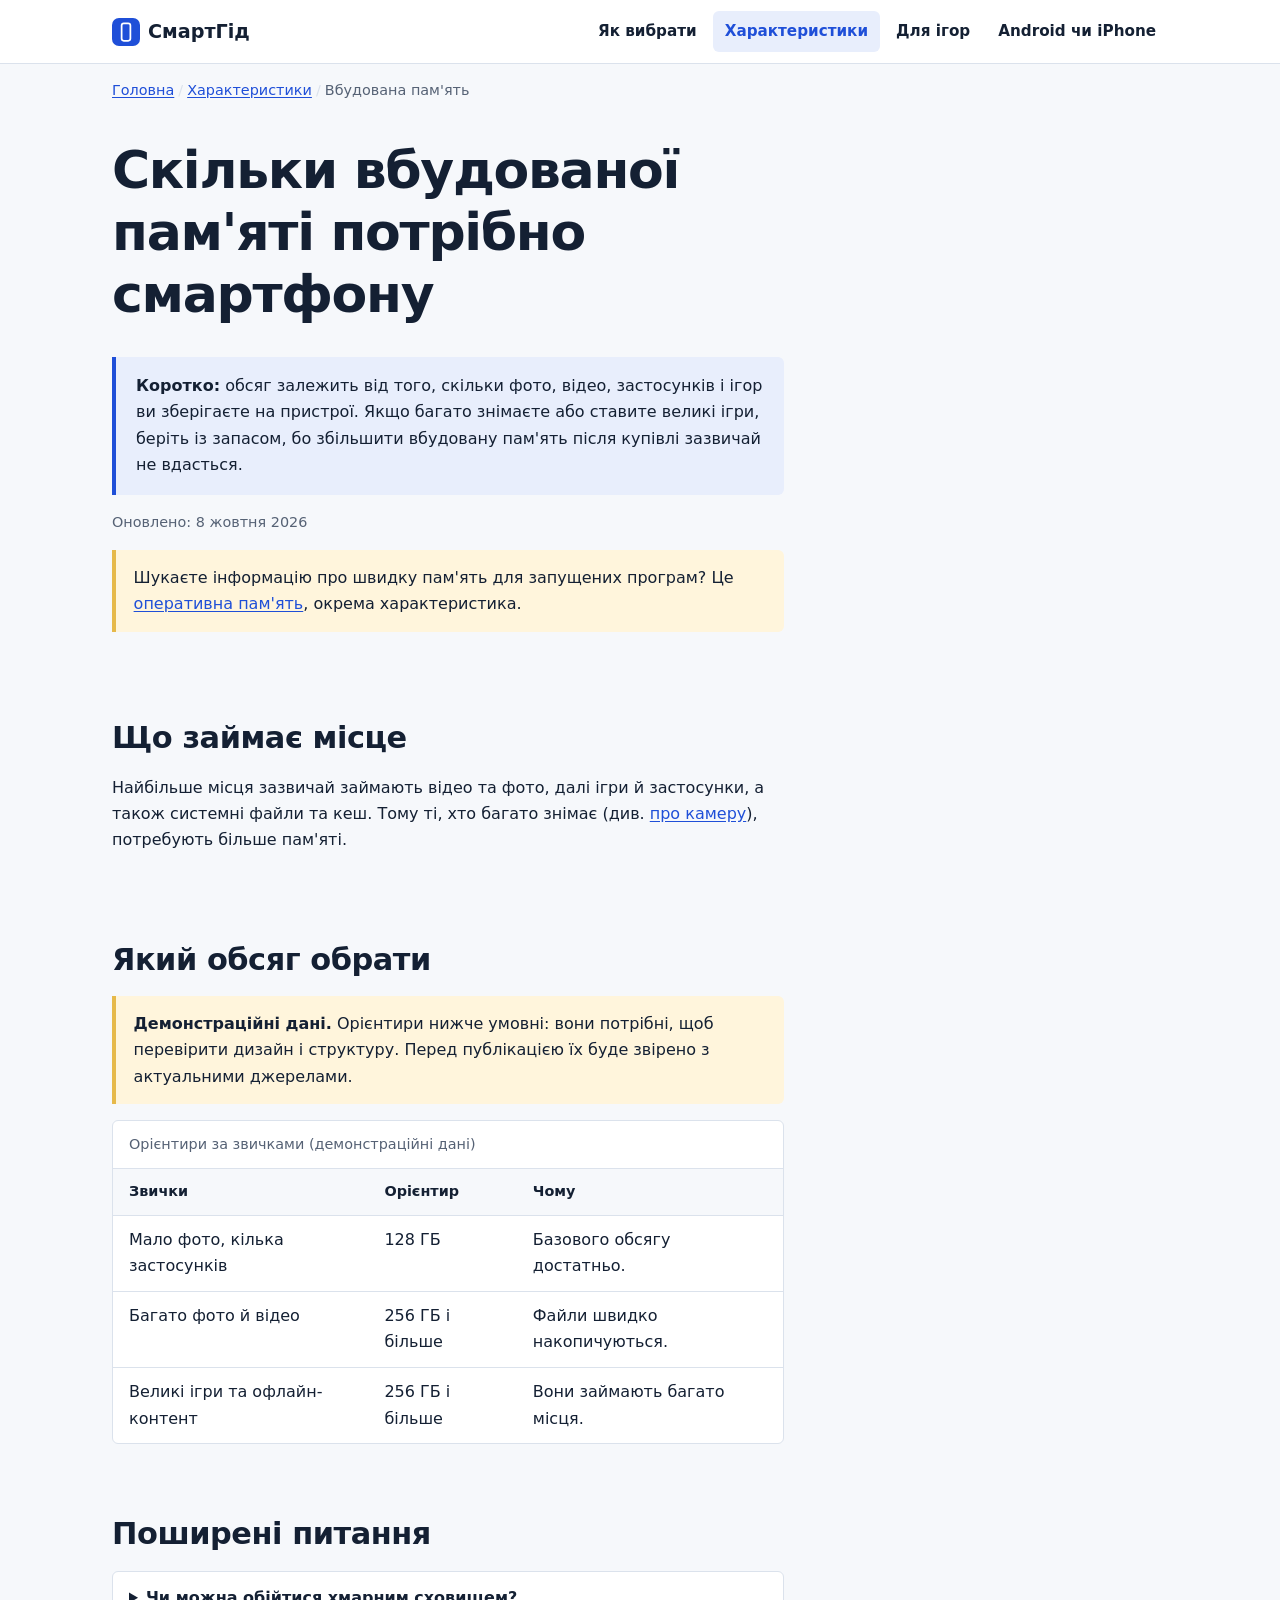
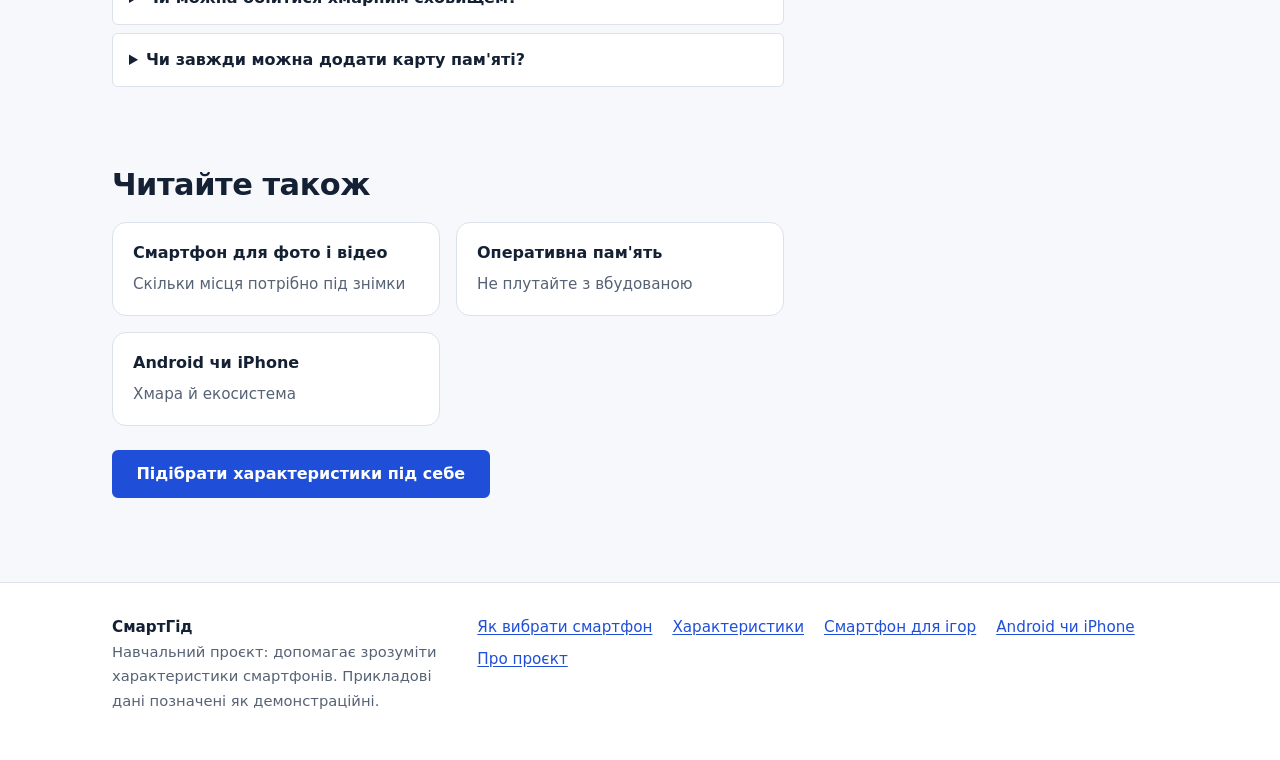
<file: kharakterystyky/vbudovana-pamiat/index.html>
<!doctype html>
<html lang="uk">
  <head>
    <meta charset="utf-8" />
    <meta name="viewport" content="width=device-width, initial-scale=1" />
    <title>Скільки вбудованої пам'яті потрібно смартфону | СмартГід</title>
    <meta
      name="description"
      content="Скільки вбудованої (внутрішньої) пам'яті потрібно смартфону: що її займає, як оцінити обсяг за своїми звичками і чи допоможе хмара."
    />
    <link
      rel="canonical"
      href="https://sherhniaga.github.io/smartphone-guide-main/kharakterystyky/vbudovana-pamiat/"
    />
    <meta name="theme-color" content="#1f4fd8" />
    <link rel="icon" href="../../favicon.svg" type="image/svg+xml" />
    <meta property="og:site_name" content="СмартГід" />
    <meta property="og:locale" content="uk_UA" />
    <meta property="og:type" content="article" />
    <meta
      property="og:title"
      content="Скільки вбудованої пам'яті потрібно смартфону"
    />
    <meta
      property="og:description"
      content="Скільки вбудованої (внутрішньої) пам'яті потрібно смартфону: що її займає, як оцінити обсяг за своїми звичками і чи допоможе хмара."
    />
    <meta
      property="og:url"
      content="https://sherhniaga.github.io/smartphone-guide-main/kharakterystyky/vbudovana-pamiat/"
    />
    <meta
      property="og:image"
      content="https://sherhniaga.github.io/smartphone-guide-main/assets/img/og-default.jpg"
    />
    <meta property="og:image:width" content="1200" />
    <meta property="og:image:height" content="630" />
    <meta property="og:image:alt" content="СмартГід: як вибрати смартфон" />
    <meta name="twitter:card" content="summary_large_image" />
    <link rel="stylesheet" href="../../assets/css/main.css" />
    <script type="application/ld+json">
      {
        "@context": "https://schema.org",
        "@graph": [
          {
            "@type": "BreadcrumbList",
            "itemListElement": [
              {
                "@type": "ListItem",
                "position": 1,
                "name": "Головна",
                "item": "https://sherhniaga.github.io/smartphone-guide-main/"
              },
              {
                "@type": "ListItem",
                "position": 2,
                "name": "Характеристики",
                "item": "https://sherhniaga.github.io/smartphone-guide-main/kharakterystyky/"
              },
              {
                "@type": "ListItem",
                "position": 3,
                "name": "Вбудована пам'ять"
              }
            ]
          },
          {
            "@type": "Article",
            "mainEntityOfPage": "https://sherhniaga.github.io/smartphone-guide-main/kharakterystyky/vbudovana-pamiat/",
            "headline": "Скільки вбудованої пам'яті потрібно смартфону",
            "inLanguage": "uk",
            "image": "https://sherhniaga.github.io/smartphone-guide-main/assets/img/og-default.jpg",
            "datePublished": "2026-10-08T12:00:00+03:00",
            "dateModified": "2026-10-08T12:00:00+03:00",
            "author": { "@type": "Organization", "name": "СмартГід" }
          }
        ]
      }
    </script>
  </head>
  <body>
    <a class="skip" href="#main">Перейти до змісту</a>
    <header class="site-header">
      <div class="wrap">
        <a class="logo" href="../../"
          ><img
            src="../../favicon.svg"
            alt=""
            width="28"
            height="28"
          />СмартГід</a
        >
        <nav class="nav" aria-label="Головне меню">
          <ul>
            <li><a href="../../">Як вибрати</a></li>
            <li>
              <a href="../../kharakterystyky/" aria-current="page"
                >Характеристики</a
              >
            </li>
            <li><a href="../../ihrovyi-smartfon/">Для ігор</a></li>
            <li><a href="../../android-chy-iphone/">Android чи iPhone</a></li>
          </ul>
        </nav>
      </div>
    </header>
    <nav class="crumbs wrap" aria-label="Хлібні крихти">
      <ol>
        <li><a href="../../">Головна</a></li>
        <li><a href="../../kharakterystyky/">Характеристики</a></li>
        <li aria-current="page">Вбудована пам'ять</li>
      </ol>
    </nav>
    <main id="main">
      <article class="wrap prose">
        <section>
          <h1>Скільки вбудованої пам'яті потрібно смартфону</h1>
          <div class="answer">
            <p>
              <strong>Коротко:</strong> обсяг залежить від того, скільки фото,
              відео, застосунків і ігор ви зберігаєте на пристрої. Якщо багато
              знімаєте або ставите великі ігри, беріть із запасом, бо збільшити
              вбудовану пам'ять після купівлі зазвичай не вдасться.
            </p>
          </div>
          <p class="updated" style="margin-top: 1rem">
            Оновлено: <time datetime="2026-10-08">8 жовтня 2026</time>
          </p>
          <div class="callout">
            <p>
              Шукаєте інформацію про швидку пам'ять для запущених програм? Це
              <a href="../../kharakterystyky/operatyvna-pamiat/"
                >оперативна пам'ять</a
              >, окрема характеристика.
            </p>
          </div>
        </section>
        <section>
          <h2>Що займає місце</h2>
          <p>
            Найбільше місця зазвичай займають відео та фото, далі ігри й
            застосунки, а також системні файли та кеш. Тому ті, хто багато
            знімає (див.
            <a href="../../kharakterystyky/kamera/">про камеру</a>), потребують
            більше пам'яті.
          </p>
        </section>
        <section>
          <h2>Який обсяг обрати</h2>
          <div class="callout">
            <p>
              <strong>Демонстраційні дані.</strong> Орієнтири нижче умовні: вони
              потрібні, щоб перевірити дизайн і структуру. Перед публікацією їх
              буде звірено з актуальними джерелами.
            </p>
          </div>
          <div class="table-wrap">
            <table>
              <caption>
                Орієнтири за звичками (демонстраційні дані)
              </caption>
              <thead>
                <tr>
                  <th>Звички</th>
                  <th>Орієнтир</th>
                  <th>Чому</th>
                </tr>
              </thead>
              <tbody>
                <tr>
                  <td>Мало фото, кілька застосунків</td>
                  <td>128 ГБ</td>
                  <td>Базового обсягу достатньо.</td>
                </tr>
                <tr>
                  <td>Багато фото й відео</td>
                  <td>256 ГБ і більше</td>
                  <td>Файли швидко накопичуються.</td>
                </tr>
                <tr>
                  <td>Великі ігри та офлайн-контент</td>
                  <td>256 ГБ і більше</td>
                  <td>Вони займають багато місця.</td>
                </tr>
              </tbody>
            </table>
          </div>
        </section>
        <section>
          <h2>Поширені питання</h2>
          <details class="faq">
            <summary>Чи можна обійтися хмарним сховищем?</summary>
            <div>
              <p>
                Так, частину фото й файлів можна зберігати в хмарі, але для
                цього потрібен інтернет, а зручність залежить від екосистеми
                (див.
                <a href="../../android-chy-iphone/">Android чи iPhone</a>).
              </p>
            </div>
          </details>
          <details class="faq">
            <summary>Чи завжди можна додати карту пам'яті?</summary>
            <div>
              <p>
                Ні, слот для карти є не в усіх смартфонів, тож перевіряйте це в
                характеристиках.
              </p>
            </div>
          </details>
        </section>
        <section>
          <h2>Читайте також</h2>
          <ul class="cards">
            <li>
              <a class="card" href="../../kharakterystyky/kamera/"
                ><strong>Смартфон для фото і відео</strong
                ><span>Скільки місця потрібно під знімки</span></a
              >
            </li>
            <li>
              <a class="card" href="../../kharakterystyky/operatyvna-pamiat/"
                ><strong>Оперативна пам'ять</strong
                ><span>Не плутайте з вбудованою</span></a
              >
            </li>
            <li>
              <a class="card" href="../../android-chy-iphone/"
                ><strong>Android чи iPhone</strong
                ><span>Хмара й екосистема</span></a
              >
            </li>
          </ul>
          <p style="margin-top: 1.5rem">
            <a class="btn" href="../../#test"
              >Підібрати характеристики під себе</a
            >
          </p>
        </section>
      </article>
    </main>
    <footer class="site-footer">
      <div class="wrap">
        <div>
          <strong>СмартГід</strong>
          <p class="muted">
            Навчальний проєкт: допомагає зрозуміти характеристики смартфонів.
            Прикладові дані позначені як демонстраційні.
          </p>
        </div>
        <nav aria-label="Розділи сайту">
          <ul>
            <li><a href="../../">Як вибрати смартфон</a></li>
            <li><a href="../../kharakterystyky/">Характеристики</a></li>
            <li><a href="../../ihrovyi-smartfon/">Смартфон для ігор</a></li>
            <li><a href="../../android-chy-iphone/">Android чи iPhone</a></li>
            <li><a href="../../pro-proiekt/">Про проєкт</a></li>
          </ul>
        </nav>
      </div>
    </footer>
  </body>
</html>
</file>
<file: assets/css/main.css>
/* ===== 1. tokens ===== */
:root{--bg:#f6f8fb;--surface:#fff;--ink:#142033;--muted:#566275;--line:#dbe2ec;--accent:#1f4fd8;--accent-soft:#e8eefc;--note:#fff5dc;--note-line:#e6b94a;--r1:6px;--r2:14px;--max:68rem;--prose:42rem;--font:system-ui,-apple-system,"Segoe UI",Roboto,"Helvetica Neue",Arial,sans-serif}
/* ===== 2. base ===== */
*,*::before,*::after{box-sizing:border-box}
html{scroll-behavior:smooth;-webkit-text-size-adjust:100%}
body{margin:0;background:var(--bg);color:var(--ink);font:1rem/1.65 var(--font)}
img,svg{max-width:100%;height:auto}
h1,h2,h3{line-height:1.2;letter-spacing:-.015em;margin:0 0 .6em}
h1{font-size:clamp(2rem,7vw,3.25rem);font-weight:780;letter-spacing:-.025em}
h2{font-size:clamp(1.4rem,4vw,1.9rem)}
h3{font-size:1.1rem}
p{margin:0 0 1em}
a{color:var(--accent);text-underline-offset:.15em}
:focus-visible{outline:3px solid var(--accent);outline-offset:2px}
.muted{color:var(--muted);font-size:.92rem}
.skip{position:absolute;left:-999px}.skip:focus{left:1rem;top:1rem;background:#fff;padding:.5rem 1rem;z-index:9}
@media(prefers-reduced-motion:reduce){html{scroll-behavior:auto}}
/* ===== 3. layout ===== */
.wrap{max-width:var(--max);margin-inline:auto;padding-inline:1rem}
.prose>*{max-width:var(--prose)}
section{padding:2.25rem 0}
.band{background:var(--surface);border-block:1px solid var(--line)}
.site-header{background:var(--surface);border-bottom:1px solid var(--line)}
.site-header .wrap{display:flex;align-items:center;gap:.5rem 1rem;flex-wrap:wrap;padding-block:.7rem}
.logo{font-weight:800;font-size:1.2rem;color:var(--ink);text-decoration:none;display:flex;align-items:center;gap:.5rem}
.nav{flex:1 1 100%;overflow-x:auto}
.nav ul{display:flex;gap:.25rem;list-style:none;margin:0;padding:0;white-space:nowrap}
.nav a{display:block;padding:.5rem .75rem;border-radius:var(--r1);color:var(--ink);text-decoration:none;font-weight:600;font-size:.95rem}
.nav a:hover,.nav a[aria-current]{background:var(--accent-soft);color:var(--accent)}
@media(min-width:48rem){.nav{flex:1;display:flex;justify-content:flex-end;overflow:visible}}
.site-footer{margin-top:2rem;padding:2rem 0;border-top:1px solid var(--line);background:var(--surface);font-size:.95rem}
.site-footer .wrap{display:grid;gap:1.25rem}
.site-footer ul{list-style:none;margin:0;padding:0;display:flex;flex-wrap:wrap;gap:.4rem 1.25rem}
@media(min-width:48rem){.site-footer .wrap{grid-template-columns:1fr 2fr}}
/* ===== 4. components ===== */
.crumbs{padding-top:.9rem;font-size:.9rem}
.crumbs ol{display:flex;flex-wrap:wrap;gap:.25rem;list-style:none;margin:0;padding:0;color:var(--muted)}
.crumbs li+li::before{content:"/";margin-right:.25rem;color:var(--line)}
.btn{display:inline-block;padding:.8rem 1.4rem;border-radius:var(--r1);background:var(--accent);color:#fff;font:700 1rem var(--font);text-decoration:none;border:2px solid var(--accent);cursor:pointer}
.btn:hover{filter:brightness(1.1)}
.btn.ghost{background:transparent;color:var(--accent)}
.answer{border-left:4px solid var(--accent);background:var(--accent-soft);padding:1rem 1.25rem;border-radius:0 var(--r1) var(--r1) 0;max-width:var(--prose)}
.answer p:last-child,.callout p:last-child{margin:0}
.callout{background:var(--note);border-left:4px solid var(--note-line);padding:.9rem 1.1rem;border-radius:0 var(--r1) var(--r1) 0;margin:1rem 0;max-width:var(--prose)}
.cards{display:grid;gap:1rem;grid-template-columns:repeat(auto-fit,minmax(14rem,1fr));list-style:none;margin:0;padding:0}
.card{display:block;height:100%;padding:1.1rem 1.25rem;background:var(--surface);border:1px solid var(--line);border-radius:var(--r2);color:var(--ink);text-decoration:none}
.card:hover{border-color:var(--accent)}
.card strong{display:block;margin-bottom:.25rem}.card span{color:var(--muted);font-size:.95rem}
.table-wrap{overflow-x:auto;border:1px solid var(--line);border-radius:var(--r1);background:#fff}
table{border-collapse:collapse;width:100%;min-width:34rem}
caption{text-align:left;padding:.7rem 1rem;color:var(--muted);font-size:.9rem}
th,td{text-align:left;padding:.7rem 1rem;border-top:1px solid var(--line);vertical-align:top}
th{background:var(--bg);font-size:.9rem}
details.faq{border:1px solid var(--line);border-radius:var(--r1);background:#fff;margin-bottom:.5rem}
details.faq summary{cursor:pointer;padding:.8rem 1rem;font-weight:600}
details.faq div{padding:0 1rem 1rem}
.updated{color:var(--muted);font-size:.9rem}
.steps{padding-left:1.25rem;max-width:var(--prose)}.steps li{margin-bottom:.6rem}
/* ===== 5. quiz ===== */
.quiz{background:var(--surface);border:1px solid var(--line);border-top:4px solid var(--accent);border-radius:var(--r2);padding:1.25rem}
.quiz fieldset{border:0;padding:0;margin:0 0 1.4rem}
.quiz legend{font-weight:700;margin-bottom:.6rem;padding:0}
.opts{display:grid;gap:.5rem;grid-template-columns:repeat(auto-fit,minmax(9.5rem,1fr))}
.opts label{position:relative;display:block}
.opts input{position:absolute;opacity:0;inset:0;margin:0}
.opts span{display:block;height:100%;padding:.7rem .9rem;border:1px solid var(--line);border-radius:var(--r1);background:var(--bg);cursor:pointer}
.opts input:checked+span{border-color:var(--accent);background:var(--accent-soft);font-weight:600}
.opts input:focus-visible+span{outline:3px solid var(--accent);outline-offset:2px}
#result{margin-top:1.5rem}#result:empty{display:none}
.spec{list-style:none;margin:0 0 1rem;padding:0;border:1px solid var(--line);border-radius:var(--r2);background:#fff;overflow:hidden}
.spec li{display:grid;gap:.25rem;padding:1rem 1.1rem;border-top:1px solid var(--line)}
.spec li:first-child{border-top:0}
.spec .k{display:block;color:var(--muted);font-size:.85rem}.spec b{font-size:1.05rem}.spec p{margin:0}
@media(min-width:40rem){.spec li{grid-template-columns:13rem 1fr;gap:1rem}}
</file>
